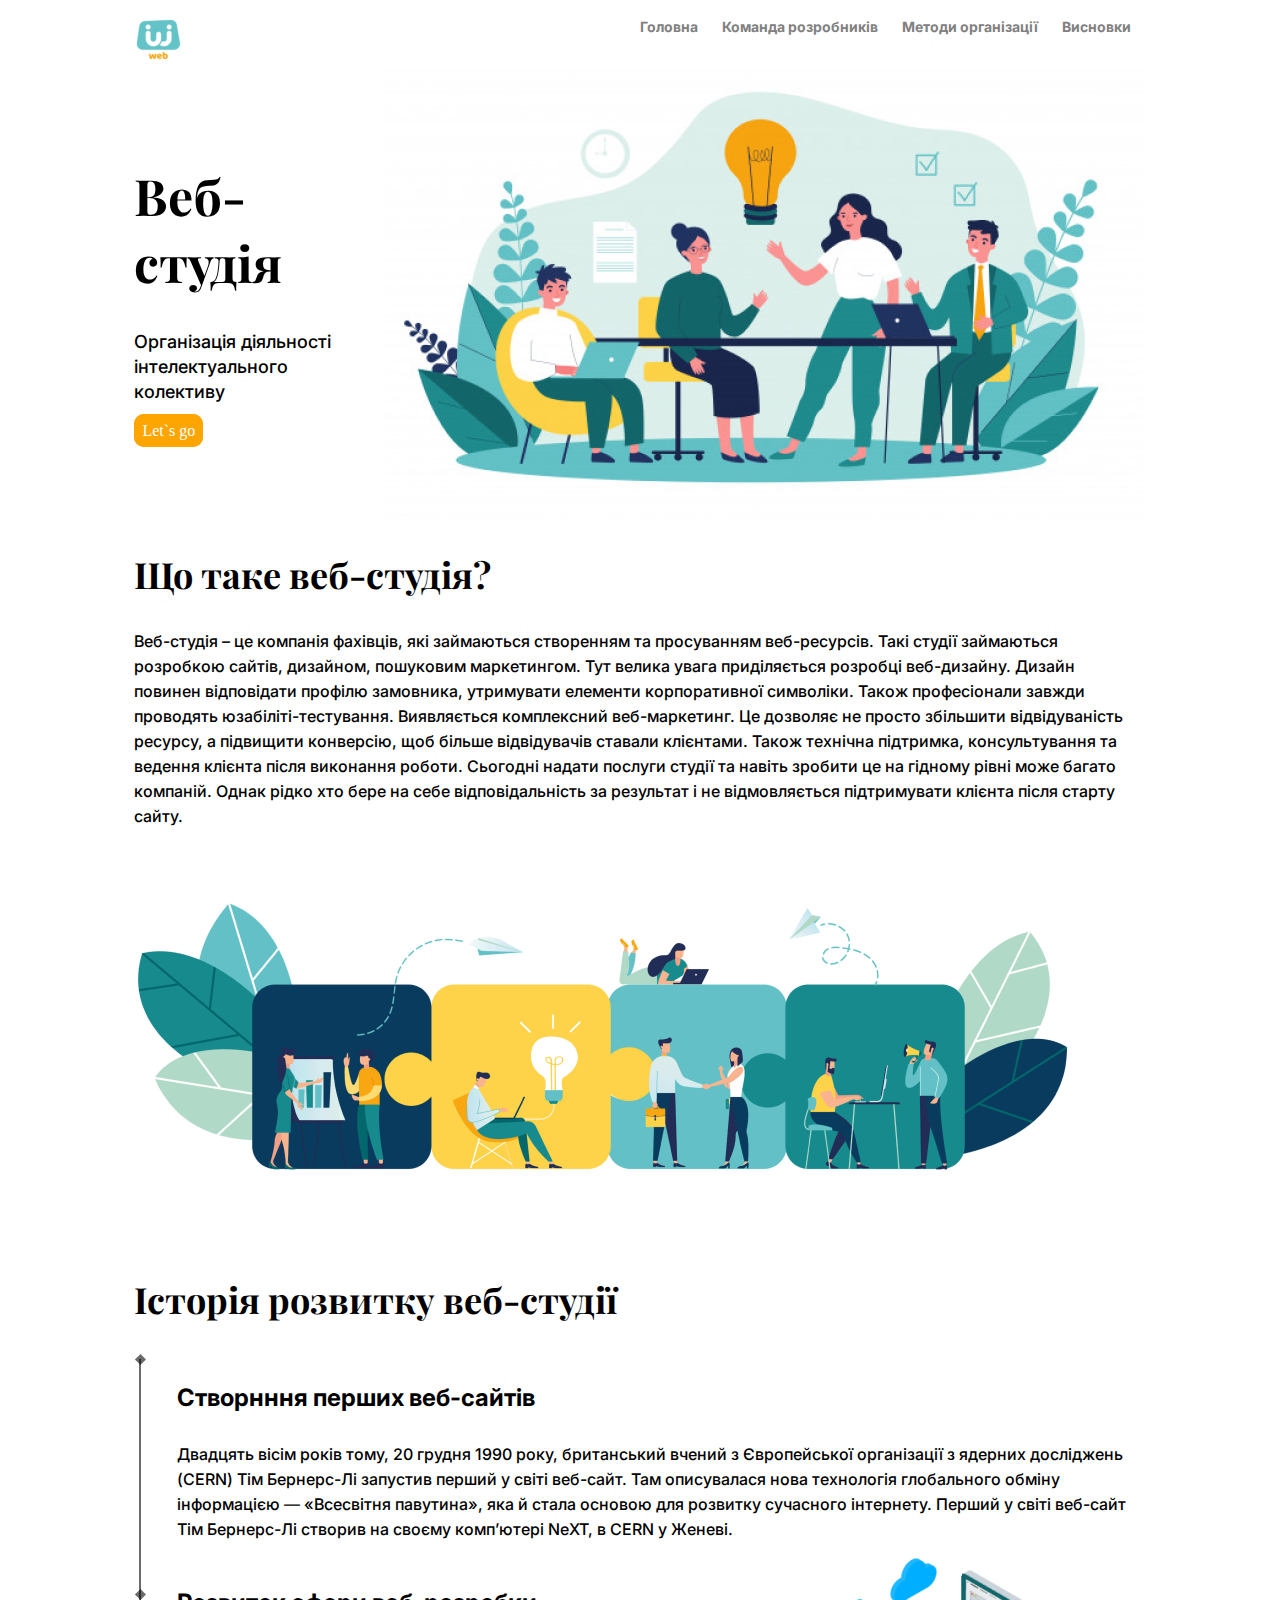
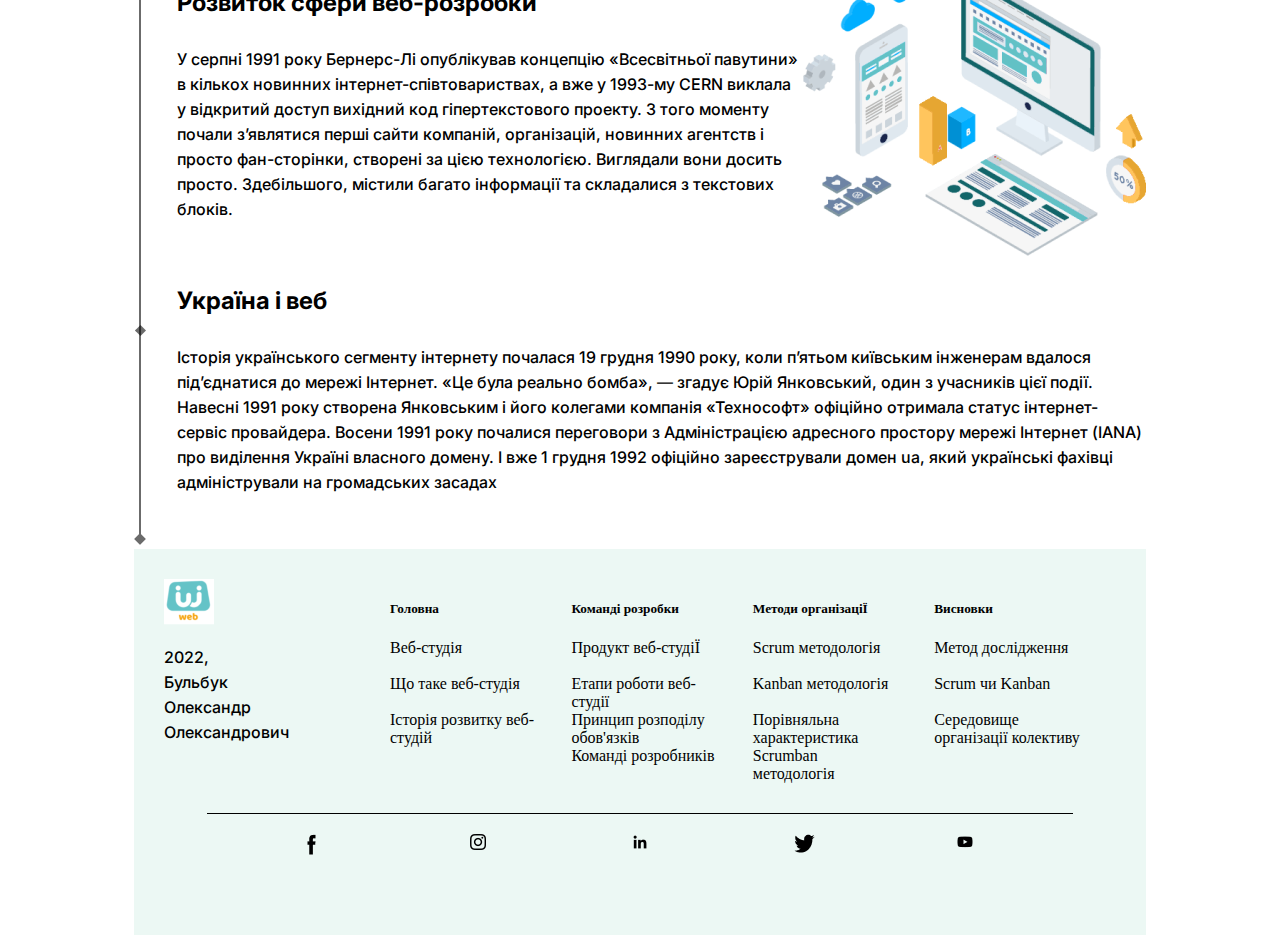
<file: index.html>
<!DOCTYPE html>
<html lang="en">
<head>
    <meta charset="UTF-8">
    <meta http-equiv="X-UA-Compatible" content="IE=edge">
    <meta name="viewport" content="width=device-width, initial-scale=1.0">
    <title>project</title>
    <link rel="preconnect" href="https://fonts.googleapis.com">
<link rel="preconnect" href="https://fonts.gstatic.com" crossorigin>
<link href="https://fonts.googleapis.com/css2?family=Inter:wght@400;500;600;700&family=Roboto:wght@300&family=Shippori+Antique+B1&display=swap" rel="stylesheet">
<link rel="preconnect" href="https://fonts.googleapis.com">
<link rel="preconnect" href="https://fonts.gstatic.com" crossorigin>
<link href="https://fonts.googleapis.com/css2?family=Playfair+Display:wght@400;700&family=Roboto:wght@300&family=Shippori+Antique+B1&display=swap" rel="stylesheet"> 
<link rel="preconnect" href="https://fonts.googleapis.com">
<link rel="preconnect" href="https://fonts.gstatic.com" crossorigin>
<link href="https://fonts.googleapis.com/css2?family=Mulish:wght@300&display=swap" rel="stylesheet"> 
<link rel="stylesheet" href="scss/style.css">
<link rel="stylesheet" href="scss/index.css">
<link rel="shortcut icon" href="img/web.png" type="image/png">

</head>
<body>
    <div class="homepage">
        <header>
            <div class="header_logo">
                <img src="img/logo.png" alt="">
            </div>
            <nav>
                <a class="nav_link" href="index.html">Головна</a>
                <a class="nav_link" href="index2.html">Команда розробників</a>
                <a class="nav_link" href="index3.html">Методи організації</a>
                <a class="nav_link" href="index4.html">Висновки</a>
            </nav>
        </header>
        <div class="banner">
            <div class="banner_info">
                <h1>Веб-студія</h1>
                <p>Організація діяльності інтелектуального колективу</p>
                <a>Let`s go</a>
            </div>
            <img src="img/top-img.png" alt="">
        </div>
        <div class="web_studio_info">
            <h2>Що таке веб-студія?</h2>
            <p>Веб-студія – це компанія фахівців, які займаються створенням та просуванням веб-ресурсів. Такі студії займаються розробкою сайтів, дизайном, пошуковим маркетингом. Тут велика увага приділяється розробці веб-дизайну. Дизайн повинен відповідати профілю замовника, утримувати елементи корпоративної символіки. Також професіонали завжди проводять юзабіліті-тестування. Виявляється комплексний веб-маркетинг. Це дозволяє не просто збільшити відвідуваність ресурсу, а підвищити конверсію, щоб більше відвідувачів ставали клієнтами. Також технічна підтримка, консультування та ведення клієнта після виконання роботи. Сьогодні надати послуги студії та навіть зробити це на гідному рівні може багато компаній. Однак рідко хто бере на себе відповідальність за результат і не відмовляється підтримувати клієнта після старту сайту.
            </p>
            <img src="img/main-top.png" alt="">
        </div>
        <div class="web_studio_history">
            <h2>Історія розвитку веб-студії</h2>
            <div class="web_studio_history_info">
                <div class="line">
                    <img src="img/time-line.png" alt="">
                </div>
                <div class="history_text">
                   <div class="">
                       <h4>Створнння перших веб-сайтів</h4>
                       <p>Двадцять вісім років тому, 20 грудня 1990 року, британський вчений з Європейської організації з ядерних досліджень (CERN) Тім Бернерс-Лі запустив перший у світі веб-сайт. Там описувалася нова технологія глобального обміну інформацією — «Всесвітня павутина», яка й стала основою для розвитку сучасного інтернету. Перший у світі веб-сайт Тім Бернерс-Лі створив на своєму компʼютері NeXT, в CERN у Женеві. </p>
                   </div>
                   <div class="history_diferent">
                       <div class="">
                           <h4>Розвиток сфери веб-розробки</h4>
                           <p>

                            У серпні 1991 року Бернерс-Лі опублікував концепцію «Всесвітньої павутини» в кількох новинних інтернет-співтовариствах, а вже у 1993-му CERN виклала у відкритий доступ вихідний код гіпертекстового проекту. З того моменту почали зʼявлятися перші сайти компаній, організацій, новинних агентств і просто фан-сторінки, створені за цією технологією. Виглядали вони досить просто. Здебільшого, містили багато інформації та складалися з текстових блоків. </p>
                       </div>
                       <img src="img/main-bottom.png" alt="">
                   </div>
                   <div class="">
                       <h4>Україна і веб</h4>
                       <p>

                        Історія українського сегменту інтернету почалася 19 грудня 1990 року, коли пʼятьом київським інженерам вдалося підʼєднатися до мережі Інтернет. «Це була реально бомба», — згадує Юрій Янковський, один з учасників цієї події. Навесні 1991 року створена Янковським і його колегами компанія «Технософт» офіційно отримала статус інтернет-сервіс провайдера. Восени 1991 року почалися переговори з Адміністрацією адресного простору мережі Інтернет (IANA) про виділення Україні власного домену. І вже 1 грудня 1992 офіційно зареєстрували домен ua, який українські фахівці адміністрували на громадських засадax</p>
                   </div>
                </div>
            </div>
        </div>
        <footer>
            <div class="footer_info">
                <div class="footer_logo">
                    <img src="img/logo.png" alt="">
                    <p>2022, Бульбук Олександр Олександрович</p>
                </div>
                <div class="footer_nav">
                    <div class="footer_nav_item">
                        <h5>Головна</h5>
                        <a href="#">Веб-студія</a>
                        <a href="#">Що таке веб-студія</a>
                        <a href="#">Історія розвитку веб-студій</a>
                    </div>
                    <div class="footer_nav_item">
                        <h5>Команді розробки</h5>
                        <a href="#">Продукт веб-студіЇ</a>
                        <a href="#">Етапи роботи веб-студії</a>
                        <a href="#">Принцип розподілу обов'язків</a>
                        <a href="#">Команді розробників</a>
                    </div>
                    <div class="footer_nav_item">
                        <h5>Методи організаціЇ</h5>
                        <a href="#">Scrum методологія</a>
                        <a href="#">Kanban методологія</a>
                        <a href="#">Порівняльна характеристика</a>
                        <a href="#">Scrumban методологія</a>
                    </div>
                    <div class="footer_nav_item">
                        <h5>Висновки</h5>
                        <a href="#">Метод дослідження</a>
                        <a href="#">Scrum чи Kanban</a>
                        <a href="#">Середовище організації колективу</a>
                        
                    </div>
                </div>
            </div>
            <div class="footer_social">
                <img src="img/facebook.png" alt="">
                <img src="img/instagram.png" alt="">
                <img src="img/linkedin.png" alt="">
                <img src="img/twitter.png" alt="">
                <img src="img/youtube.png" alt="">
            </div>
        </footer>
    </div>   
</body>
</html>
</file>
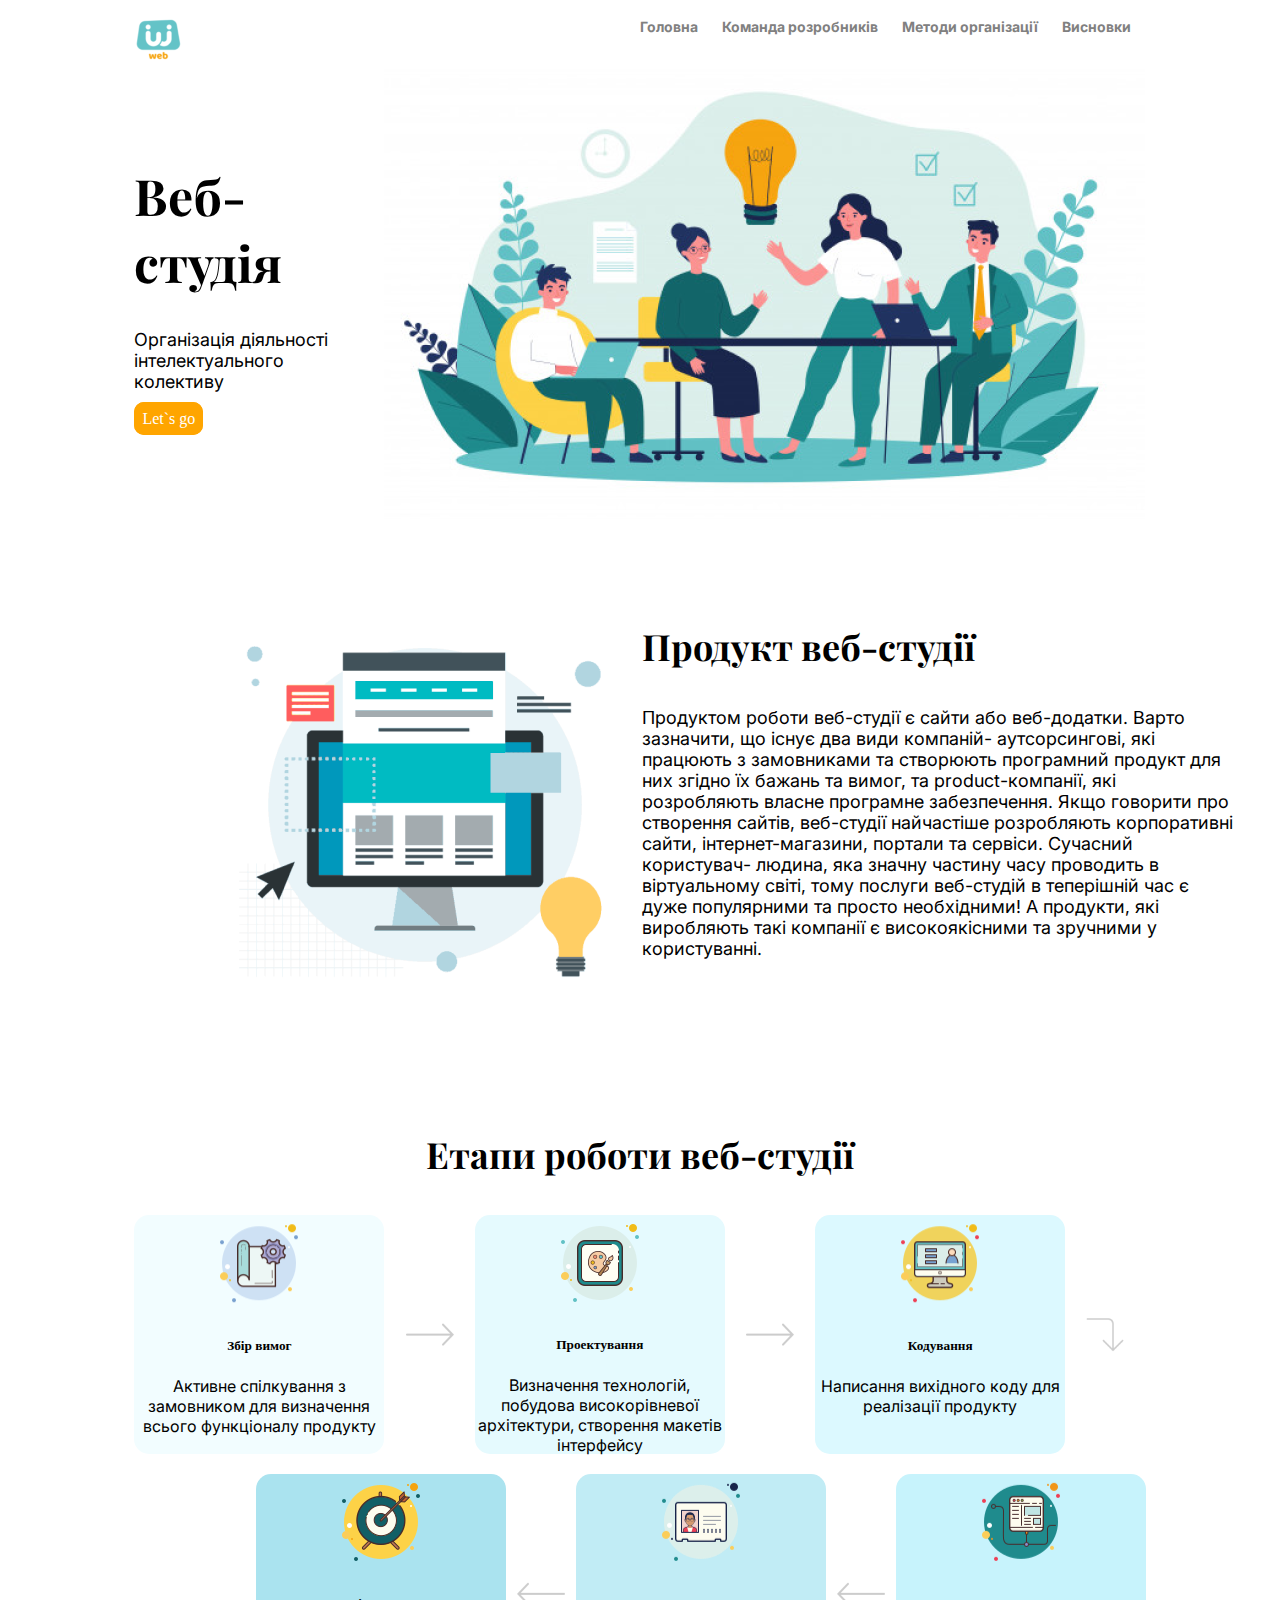
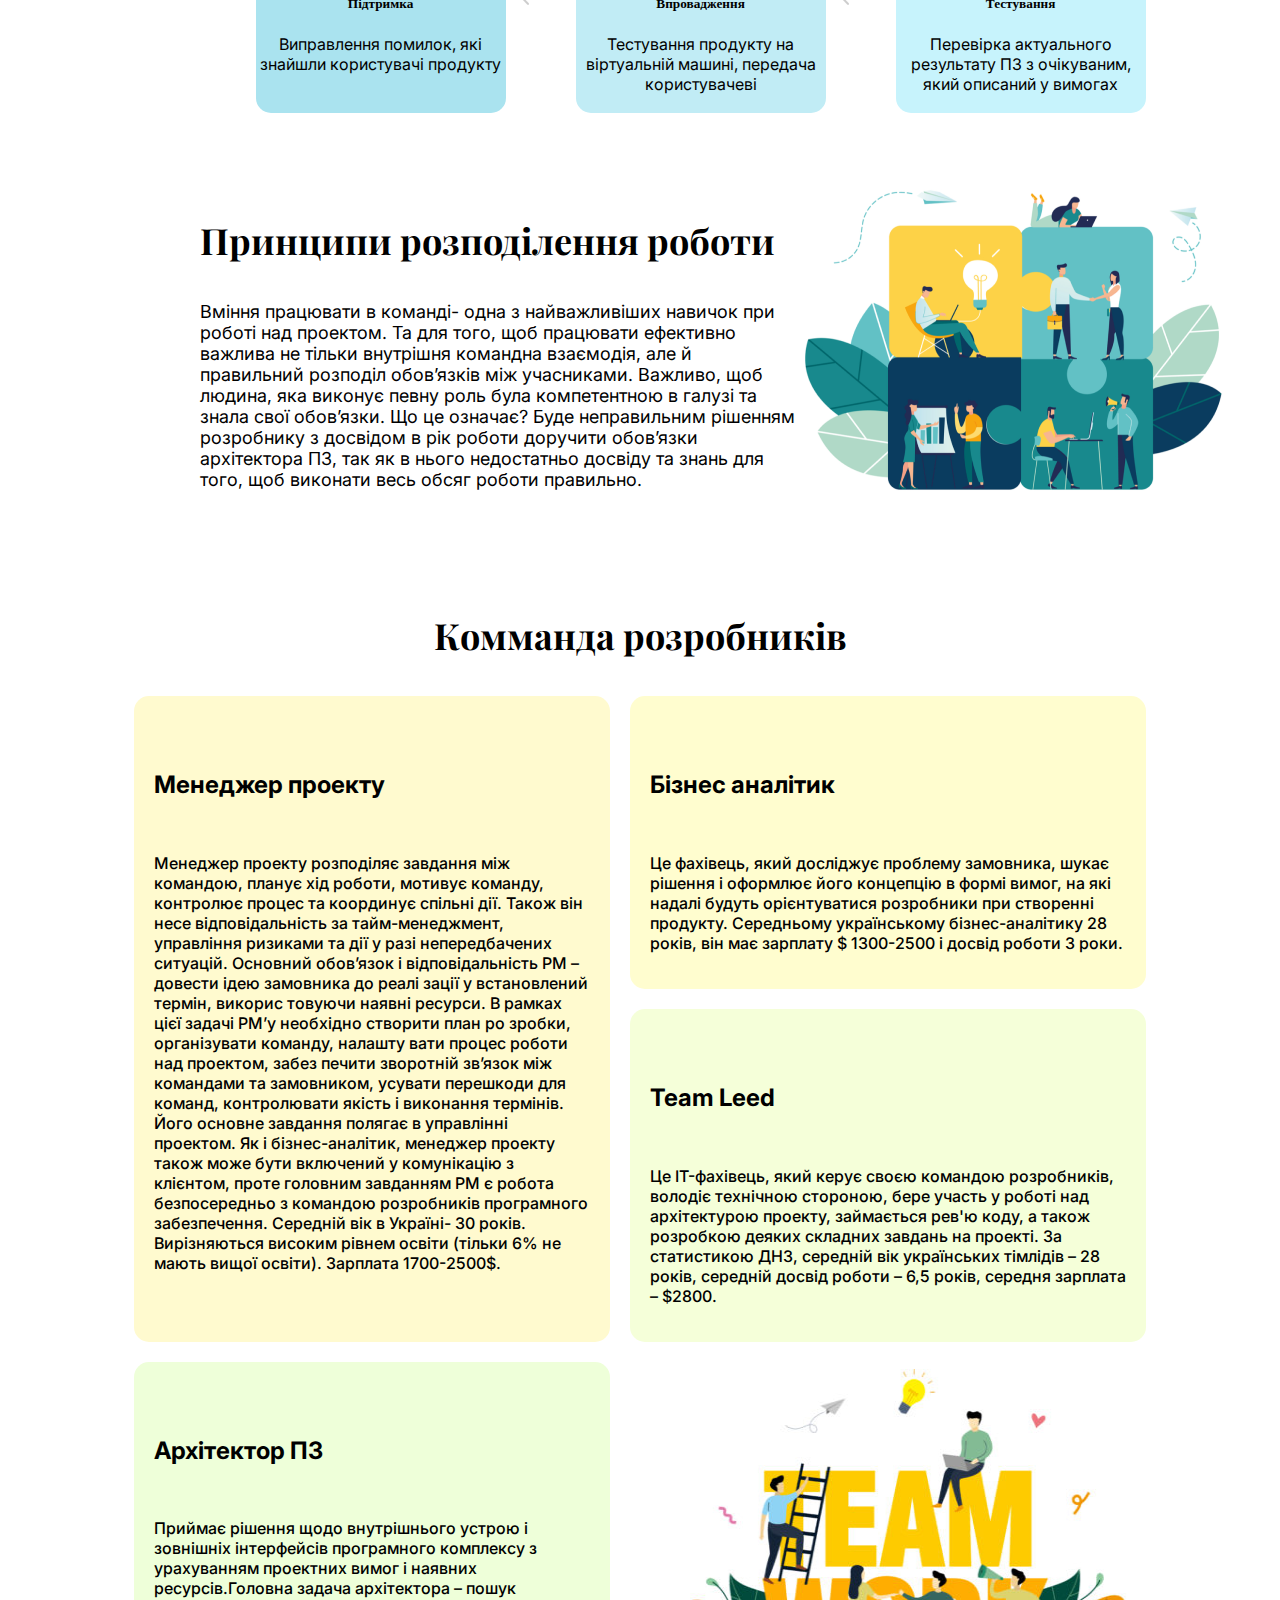
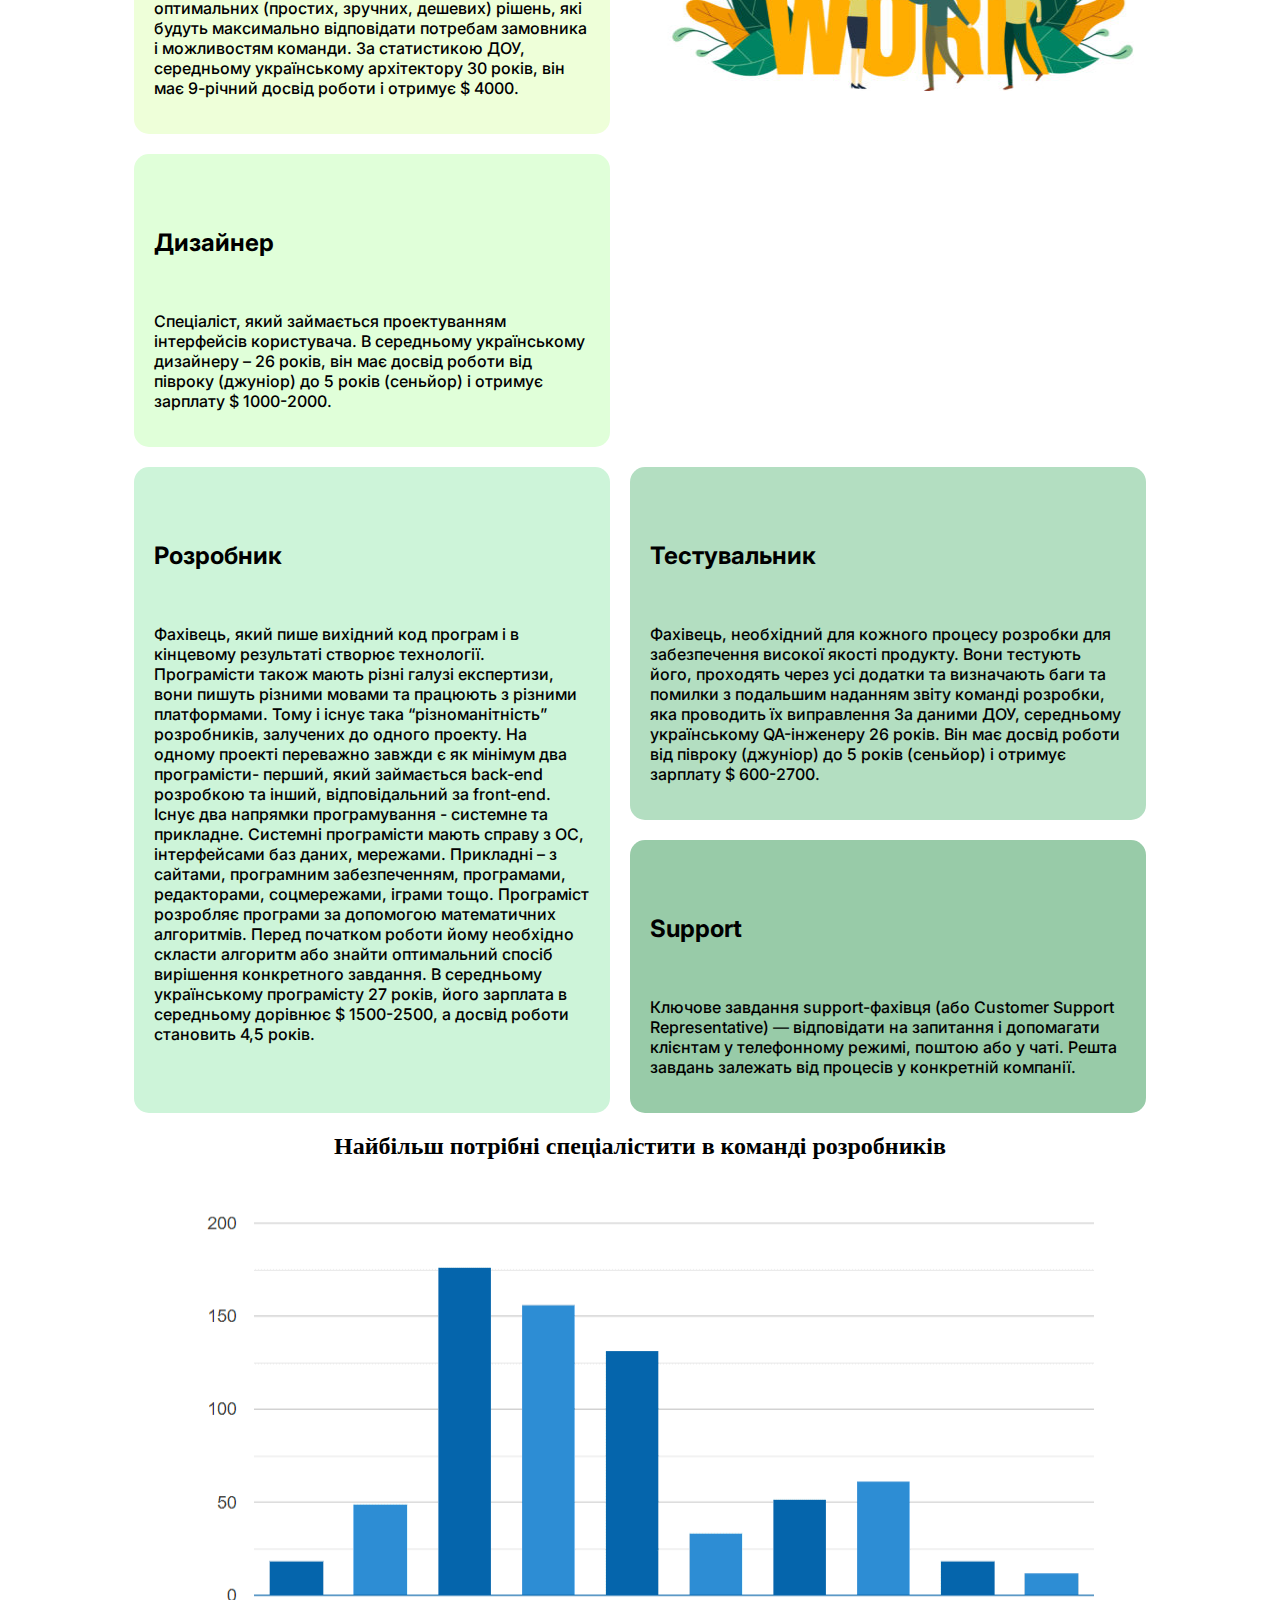
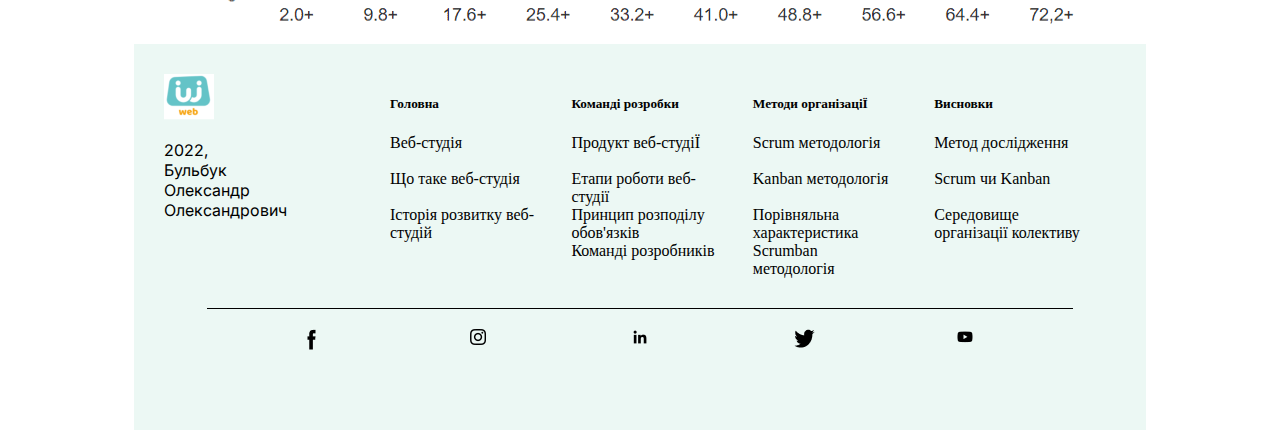
<file: index2.html>
<!DOCTYPE html>
<html lang="en">
<head>
    <meta charset="UTF-8">
    <meta http-equiv="X-UA-Compatible" content="IE=edge">
    <meta name="viewport" content="width=device-width, initial-scale=1.0">
    <title>Document</title>
    <link rel="preconnect" href="https://fonts.googleapis.com">
<link rel="preconnect" href="https://fonts.gstatic.com" crossorigin>
<link href="https://fonts.googleapis.com/css2?family=Inter:wght@400;500;600;700&family=Roboto:wght@300&family=Shippori+Antique+B1&display=swap" rel="stylesheet">
<link rel="preconnect" href="https://fonts.googleapis.com">
<link rel="preconnect" href="https://fonts.gstatic.com" crossorigin>
<link href="https://fonts.googleapis.com/css2?family=Playfair+Display:wght@400;700&family=Roboto:wght@300&family=Shippori+Antique+B1&display=swap" rel="stylesheet"> 
<link rel="preconnect" href="https://fonts.googleapis.com">
<link rel="preconnect" href="https://fonts.gstatic.com" crossorigin>
<link href="https://fonts.googleapis.com/css2?family=Mulish:wght@300&display=swap" rel="stylesheet"> 
<link rel="stylesheet" href="scss/style.css">
<link rel="stylesheet" href="scss/index2.css">
<link rel="shortcut icon" href="img/web.png" type="image/png">
</head>
<body>
    <div class="homepage">
        <header>
            <div class="header_logo">
                <img src="img/logo.png" alt="">
            </div>
            <nav>
                <a class="nav_link" href="index.html">Головна</a>
                <a class="nav_link" href="index2.html">Команда розробників</a>
                <a class="nav_link" href="index3.html">Методи організації</a>
                <a class="nav_link" href="index4.html">Висновки</a>
            </nav>
        </header>
        <div class="banner">
            <div class="banner_info">
                <h1>Веб-студія</h1>
                <p>Організація діяльності інтелектуального колективу</p>
                <a>Let`s go</a>
            </div>
            <img src="img/top-img.png" alt="">
        </div>
        <div class="main">
            <div class="product">
                <img src="img/product.png" alt="">
                <div class="product_text">
                    <h3>Продукт веб-студії</h3>
                    <p>Продуктом роботи веб-студії є сайти або веб-додатки. Варто зазначити, що існує два види компаній- аутсорсингові, які працюють з замовниками та створюють програмний продукт для них згідно їх бажань та вимог, та product-компанії, які розробляють власне програмне забезпечення. Якщо говорити про створення сайтів, веб-студії найчастіше розробляють корпоративні сайти, інтернет-магазини, портали та сервіси. Сучасний користувач- людина, яка значну частину часу проводить в віртуальному світі, тому послуги веб-студій в теперішній час є дуже популярними та просто необхідними! А продукти, які виробляють такі компанії є високоякісними та зручними у користуванні.
                    </p>
                </div>
            </div>
            <div class="work_steps">
                <h3>Етапи роботи веб-студії</h3>
                <div class="work_steps_first">
                    <div class="work_steps_first1">
                        <img src="img/stepsfirst.png" alt="">
                        <h5>Збір вимог</h5>
                        <p>Активне спілкування з замовником для визначення всього функціоналу продукту
                        </p>
                    </div>
                    <img src="img/arrowdown.png" alt="">
                    <div class="work_steps_first2">
                        <img src="img/stepssecond.png" alt="">
                        <h5>Проектування</h5>
                        <p>Визначення технологій, побудова високорівневої архітектури, створення макетів інтерфейсу</p>
                    </div>
                    <img src="img/arrowdown.png" alt="">
                    <div class="work_steps_first3">
                        <img src="img/stepsthird.png" alt="">
                        <h5>Кодування</h5>
                        <p>Написання вихідного коду для реалізації продукту</p>
                    </div>
                    <img src="img/arrowright.png" alt="">
                </div>
                <div class="work_steps_second">
                    <div class="work_steps_first4">
                        <img src="img/stepfirth.png" alt="">
                        <h5>Підтримка</h5>
                        <p>Виправлення помилок, які знайшли користувачі продукту</p>
                    </div>
                    <img src="img/arrowleft.png" alt="">
                    <div class="work_steps_first5"">
                        <img src="img/stepvive.png" alt="">
                        <h5>Впровадження</h5>
                        <p>Тестування продукту на віртуальній машині, передача користувачеві</p></div>
                    <img src="img/arrowleft.png" alt="">
                    <div class="work_steps_first6"">
                        <img src="img/stepsixth.png" alt="">
                        <h5>Тестування</h5>
                        <p>Перевірка актуального результату ПЗ з очікуваним, який описаний у вимогах
                        </p></div>
                </div>
            </div>
            <div class="product">
                <div class="product_text">
                    <h3>Принципи розподілення роботи</h3>
                    <p>Вміння працювати в команді- одна з найважливіших навичок при роботі над проектом. Та для того, щоб працювати ефективно важлива не тільки внутрішня командна взаємодія, але й правильний розподіл обов’язків між учасниками. Важливо, щоб людина, яка виконує певну роль була компетентною в галузі та знала свої обов’язки. Що це означає? Буде неправильним рішенням розробнику з досвідом в рік роботи доручити обов’язки архітектора ПЗ, так як в нього недостатньо досвіду та знань для того, щоб виконати весь обсяг роботи правильно.
                    </p>
                </div>
                <img src="img/image 1.png" alt="">
            </div>
           <h3 class="team_work_title">Комманда розробників</h3>
            <div class="teamwork">

                <div class="teamwork1">
                    <h6>Менеджер проекту</h6>
                    <p>Менеджер проекту розподіляє завдання між
                         командою, планує хід роботи, мотивує команду,
                          контролює процес та координує спільні дії.
                           Також він несе відповідальність
                            за тайм-менеджмент, управління ризиками
                             та дії у разі непередбачених ситуацій.
                              Основний обов’язок і відповідальність
                               PM – довести ідею замовника до реалі
                               зації у встановлений термін, викорис
                               товуючи наявні ресурси. В рамках цієї
                                задачі PM’у необхідно створити план ро
                                зробки, організувати команду, налашту
                                вати процес роботи над проектом, забез
                                печити зворотній зв’язок між командами та замовником, усувати перешкоди для команд, контролювати якість і виконання
                                 термінів. Його основне завдання полягає в управлінні проектом.
                         Як і бізнес-аналітик, менеджер проекту також
                          може бути включений у комунікацію з клієнтом, проте головним завданням PM є робота безпосередньо з командою розробників програмного забезпечення. Середній вік в Україні- 30 років. Вирізняються високим рівнем освіти (тільки 6% не мають вищої освіти). Зарплата 1700-2500$.</p>
            </div>
                <div class="teamwork2">
                    <h6>Бізнес аналітик</h6>
                    <p>Це фахівець, який досліджує проблему замовника, шукає рішення і оформлює його концепцію в формі вимог, на які надалі будуть орієнтуватися розробники при створенні продукту. Середньому українському бізнес-аналітику 28 років, він має зарплату $ 1300-2500 і досвід роботи 3 роки.
                    </p>
            </div>
                <div class="teamwork3">
                    <h6>Team Leed</h6>
                    <p>Це IT-фахівець, який керує своєю командою розробників, володіє технічною стороною, бере участь у роботі над архітектурою проекту, займається рев'ю коду, а також розробкою деяких складних завдань на проекті. За статистикою ДНЗ, середній вік українських тімлідів – 28 років, середній досвід роботи – 6,5 років, середня зарплата – $2800.</p>
            </div>
                <div class="teamwork4">
                    <h6>Архітектор ПЗ</h6>
                    <p>Приймає рішення щодо внутрішнього устрою і зовнішніх інтерфейсів програмного комплексу з урахуванням проектних вимог і наявних ресурсів.Головна задача архітектора – пошук оптимальних (простих, зручних, дешевих) рішень, які будуть максимально відповідати потребам замовника і можливостям команди. За статистикою ДОУ, середньому українському архітектору 30 років, він має 9-річний досвід роботи і отримує $ 4000.</p>
            </div>
                <div class="teamwork5">
                    <h6>Дизайнер</h6>
                    <p>Спеціаліст, який займається проектуванням інтерфейсів користувача. В середньому українському дизайнеру – 26 років, він має досвід роботи від півроку (джуніор) до 5 років (сеньйор) і отримує зарплату $ 1000-2000.
                    </p>
            </div>
                <div class="teamwork6">
                    <h6>Тестувальник</h6>
                    <p>Фахівець, необхідний для кожного процесу розробки для забезпечення високої якості продукту. Вони тестують його, проходять через усі додатки та визначають баги та помилки з подальшим наданням звіту команді розробки, яка проводить їх виправлення За даними ДОУ, середньому
                        українському QA-інженеру 26 років. Він має досвід роботи від півроку (джуніор) до 5 років (сеньйор) і отримує зарплату $ 600-2700.
                    </p>
            </div>
                <div class="teamwork_img">
                    <img class="" src="img/teamwork.png" alt="">
                </div>
                <div class="teamwork7">
                    <h6>Розробник</h6>
                    <p>Фахівець, який пише вихідний код програм і в кінцевому результаті створює технології. Програмісти також мають різні галузі експертизи, вони пишуть різними мовами та працюють з різними платформами. Тому і існує така “різноманітність” розробників, залучених до одного проекту. На одному проекті переважно завжди є як мінімум два програмісти- перший, який займається back-end розробкою та інший, відповідальний за front-end. Існує два напрямки програмування - системне та прикладне. Системні програмісти мають справу з ОС, інтерфейсами баз даних, мережами. Прикладні – з сайтами, програмним забезпеченням, програмами, редакторами, соцмережами, іграми тощо. Програміст розробляє програми за допомогою математичних алгоритмів. Перед початком роботи йому необхідно скласти алгоритм або знайти оптимальний спосіб вирішення конкретного завдання. В середньому українському програмісту 27 років, його зарплата в середньому дорівнює $ 1500-2500, а досвід роботи становить 4,5 років.</p>
            </div>
                <div class="teamwork8">
                    <h6>Support</h6>
                    <p>Ключове завдання support-фахівця (або Customer Support Representative) — відповідати на запитання і допомагати клієнтам у телефонному режимі, поштою або у чаті. Решта завдань залежать від процесів у конкретній компанії.</p>
            </div>
            </div>
            <div class="diagram">
                <h2>Найбільш потрібні спеціалістити в команді розробників</h2>
                <img src="img/diagram.png" alt="">
            </div>
        </div>
        <footer>
            <div class="footer_info">
                <div class="footer_logo">
                    <img src="img/logo.png" alt="">
                    <p>2022, Бульбук Олександр Олександрович</p>
                </div>
                <div class="footer_nav">
                    <div class="footer_nav_item">
                        <h5>Головна</h5>
                        <a href="#">Веб-студія</a>
                        <a href="#">Що таке веб-студія</a>
                        <a href="#">Історія розвитку веб-студій</a>
                    </div>
                    <div class="footer_nav_item">
                        <h5>Команді розробки</h5>
                        <a href="#">Продукт веб-студіЇ</a>
                        <a href="#">Етапи роботи веб-студії</a>
                        <a href="#">Принцип розподілу обов'язків</a>
                        <a href="#">Команді розробників</a>
                    </div>
                    <div class="footer_nav_item">
                        <h5>Методи організаціЇ</h5>
                        <a href="#">Scrum методологія</a>
                        <a href="#">Kanban методологія</a>
                        <a href="#">Порівняльна характеристика</a>
                        <a href="#">Scrumban методологія</a>
                    </div>
                    <div class="footer_nav_item">
                        <h5>Висновки</h5>
                        <a href="#">Метод дослідження</a>
                        <a href="#">Scrum чи Kanban</a>
                        <a href="#">Середовище організації колективу</a>
                        
                    </div>
                </div>
            </div>
            <div class="footer_social">
                <img src="img/facebook.png" alt="">
                <img src="img/instagram.png" alt="">
                <img src="img/linkedin.png" alt="">
                <img src="img/twitter.png" alt="">
                <img src="img/youtube.png" alt="">
            </div>
        </footer>
    </div>
</body>
</html>
</file>
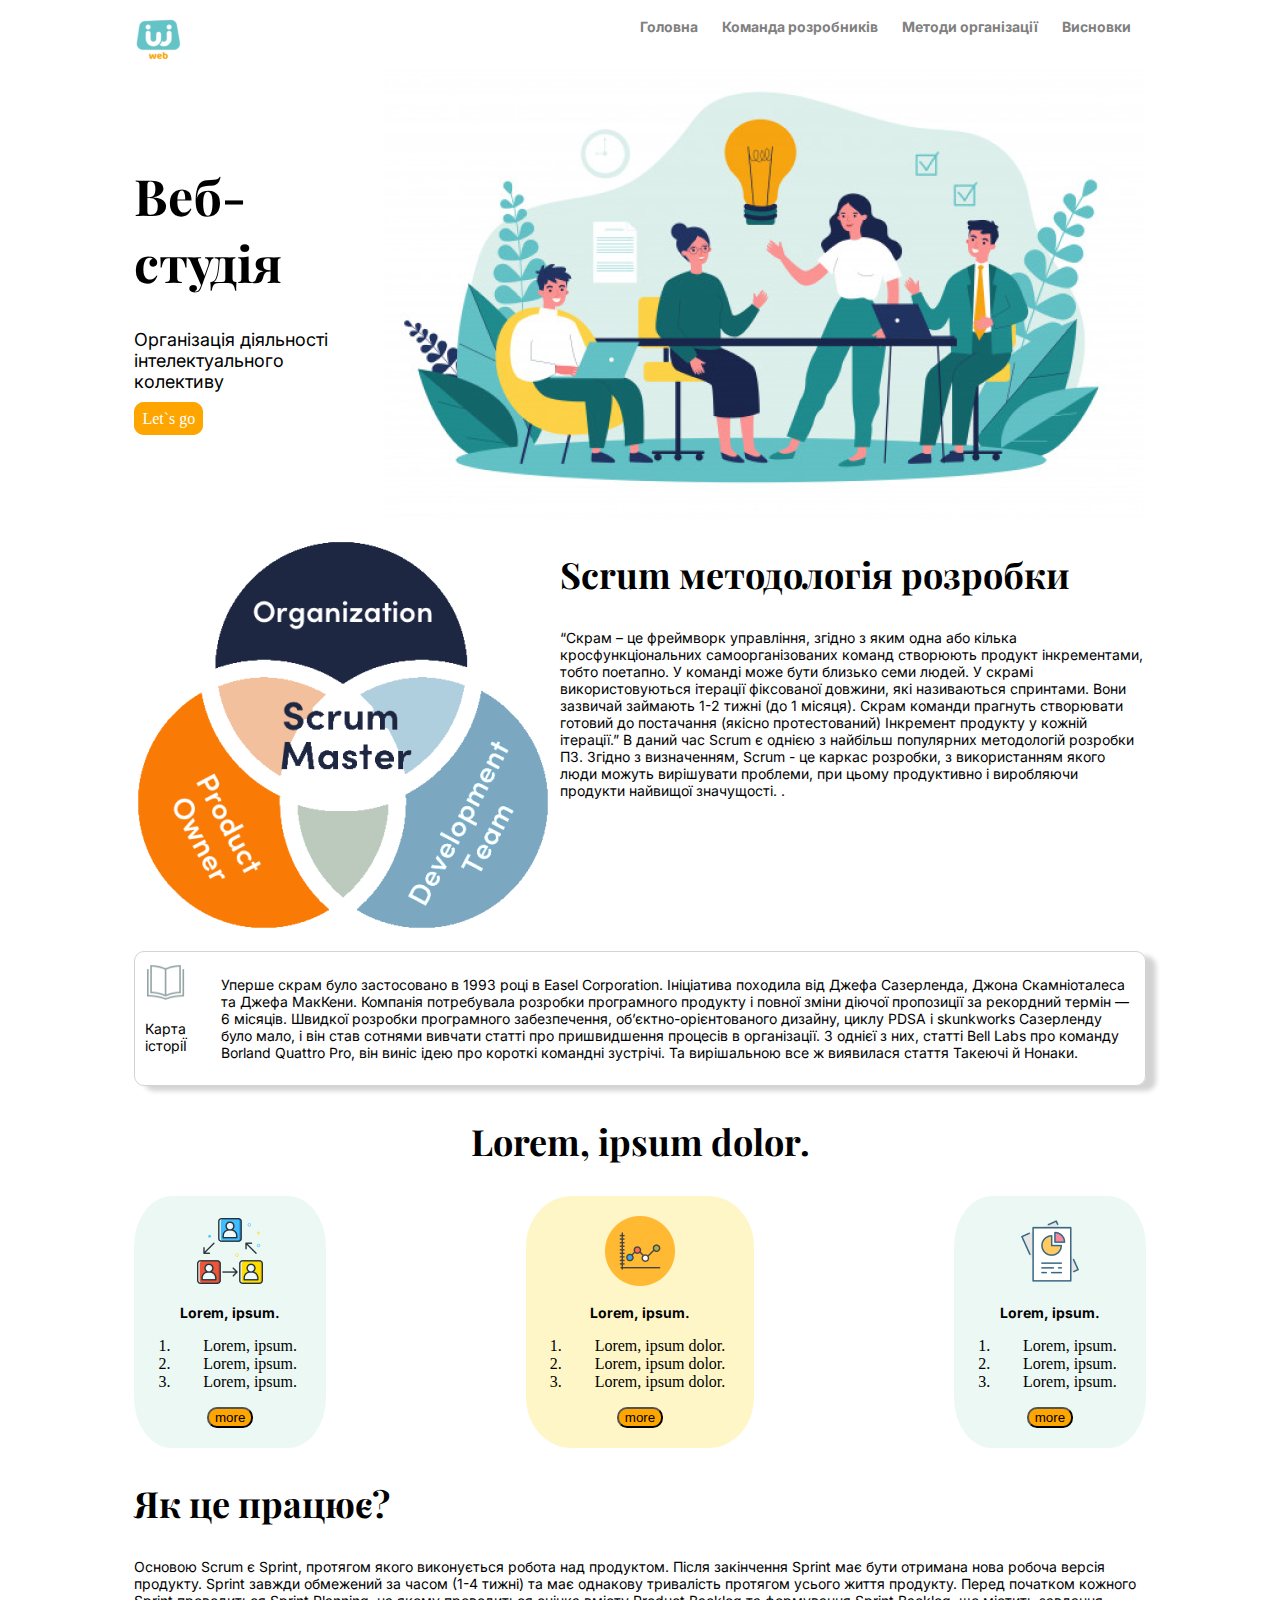
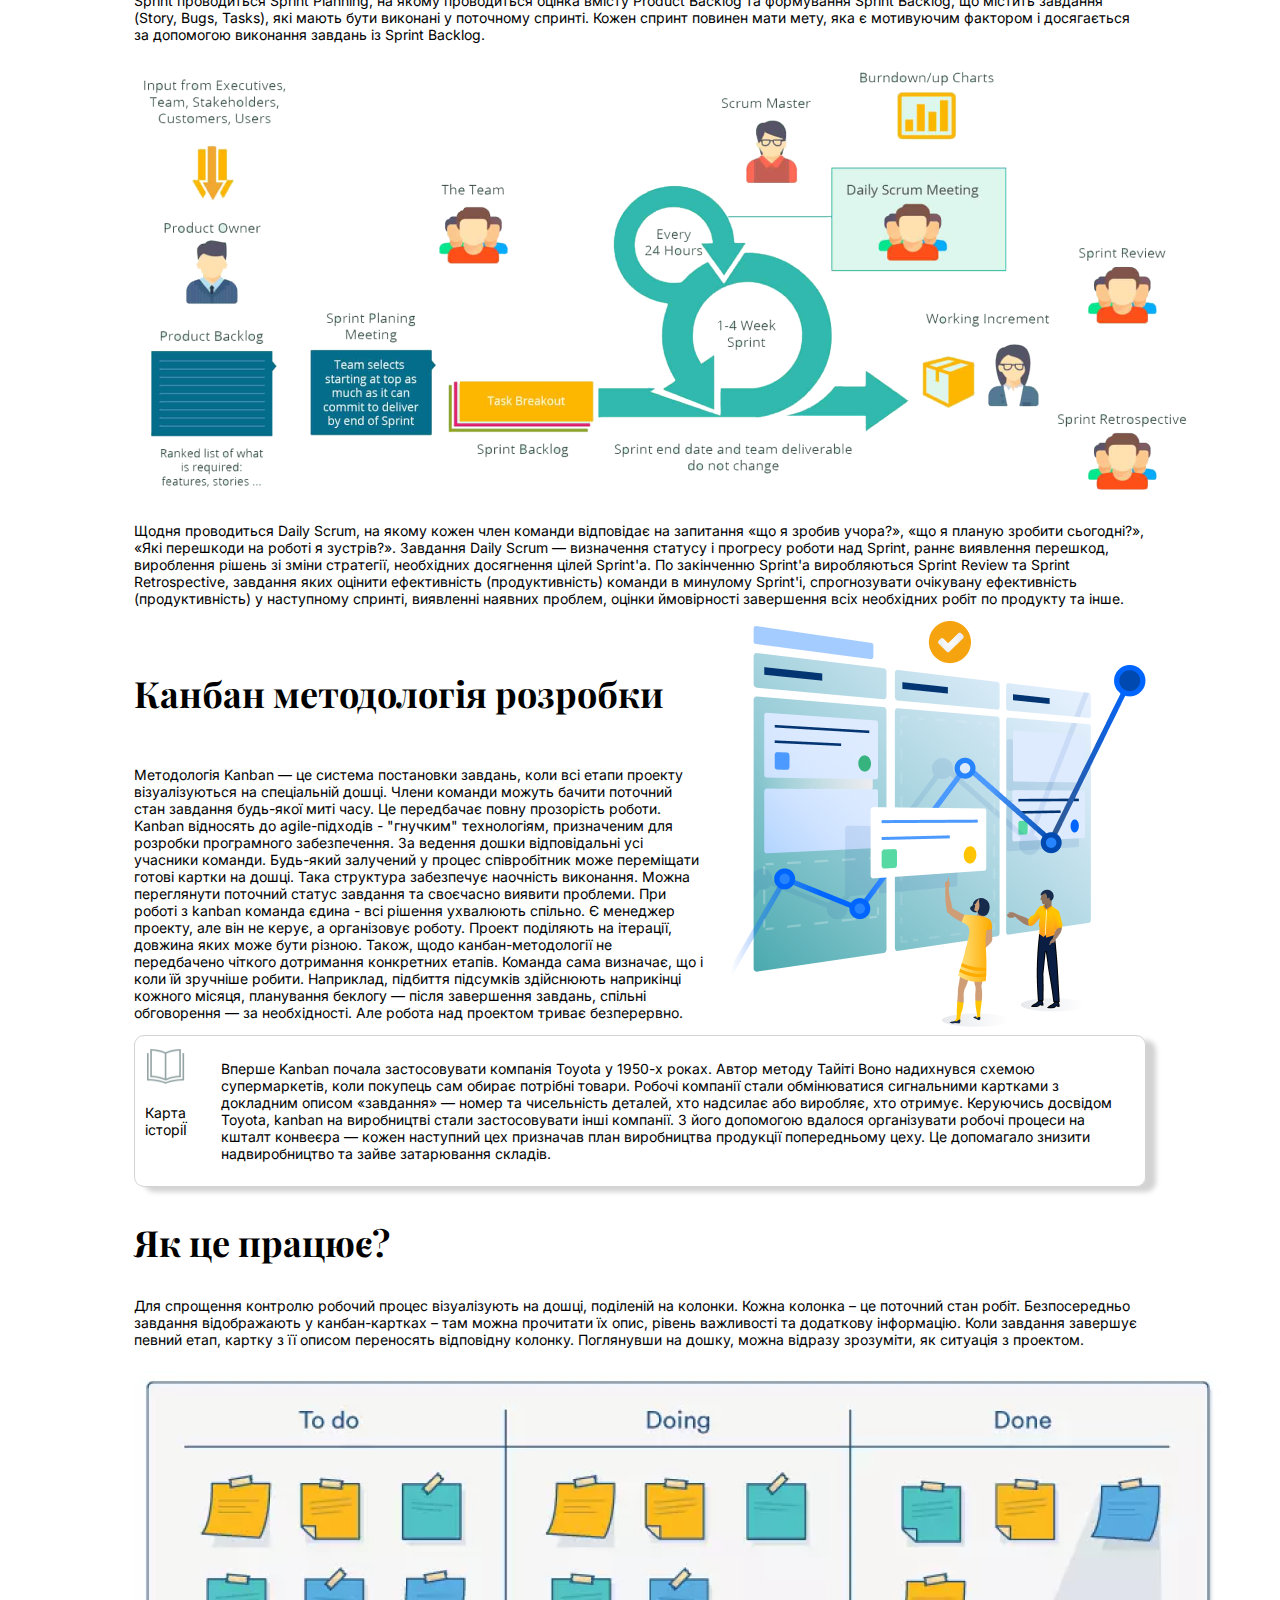
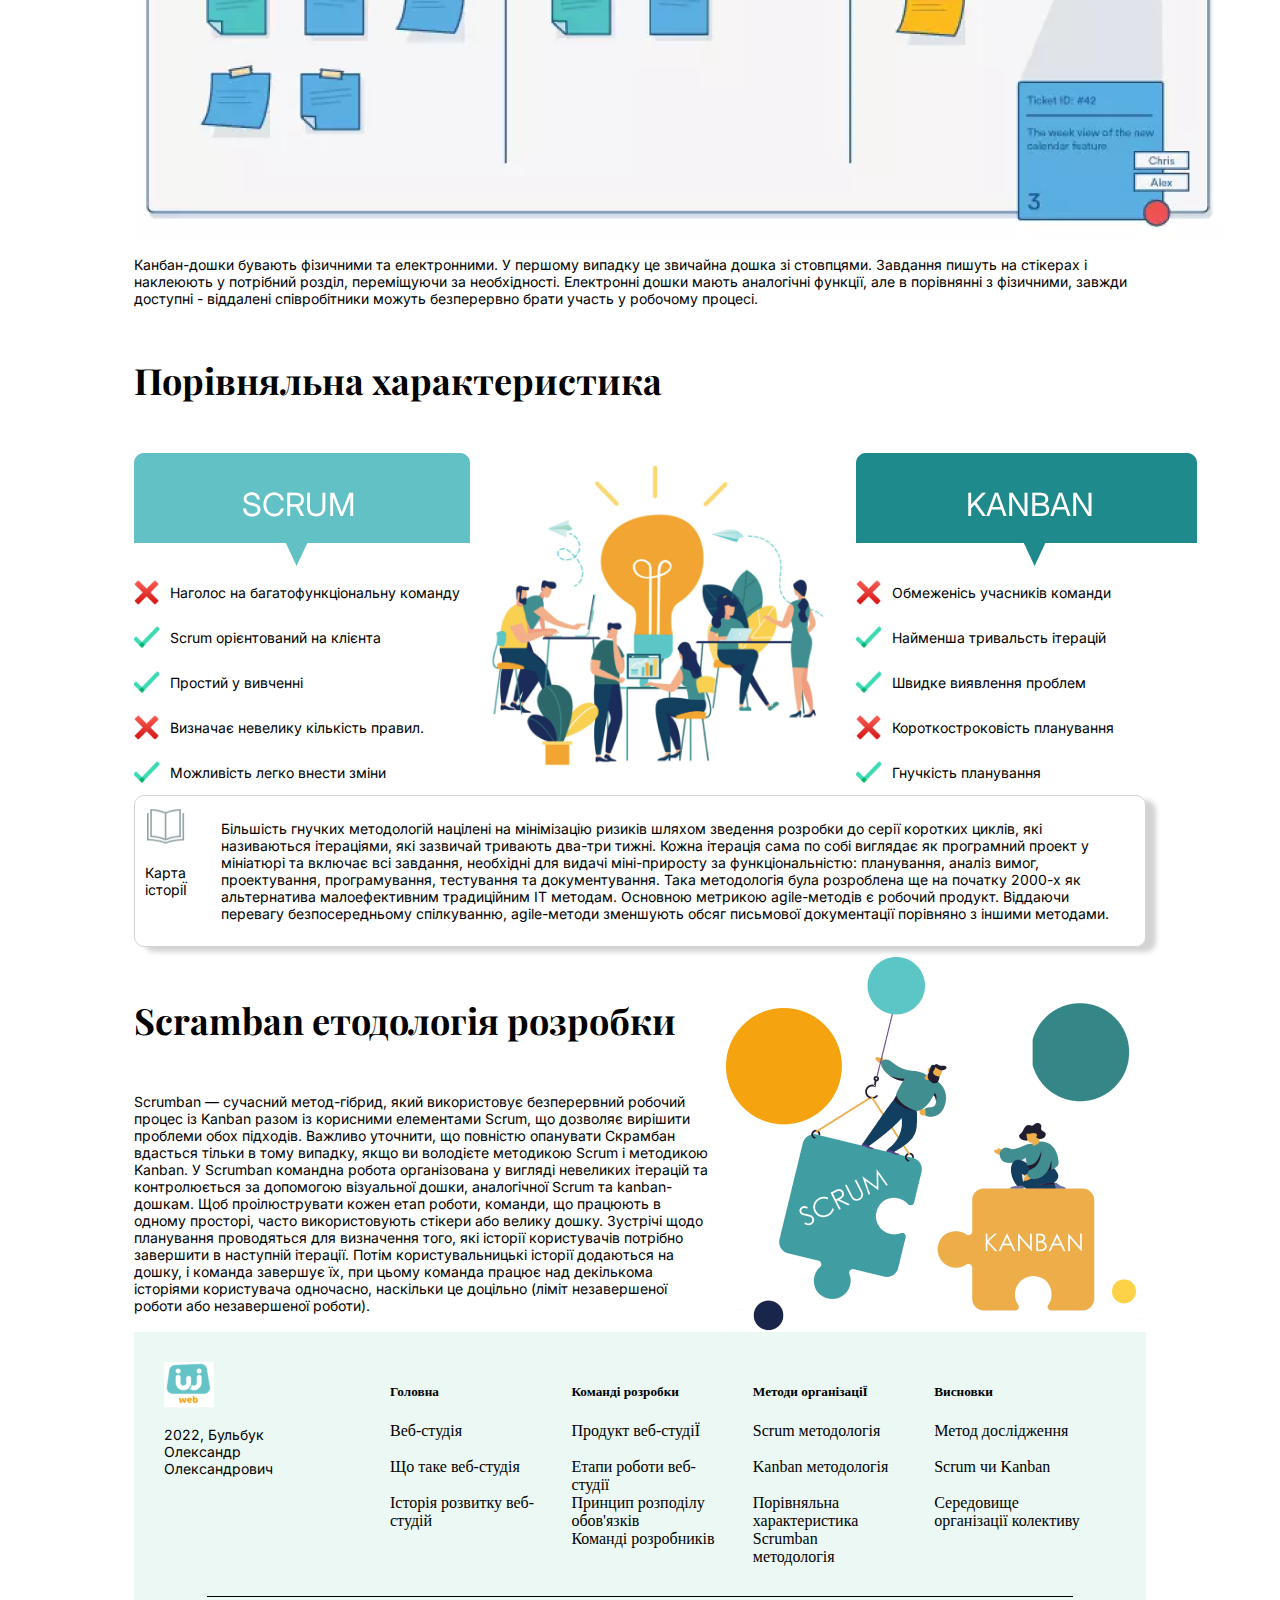
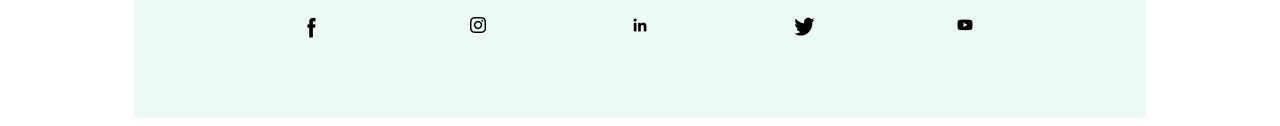
<file: index3.html>
<!DOCTYPE html>
<html lang="en">
<head>
    <meta charset="UTF-8">
    <meta http-equiv="X-UA-Compatible" content="IE=edge">
    <meta name="viewport" content="width=.HOMEPAGE, initial-scale=1.0">
    <title>Document</title>
   <link rel="stylesheet" href="scss/style.css">
    <link rel="stylesheet" href="scss/index3.css">
    <link rel="shortcut icon" href="img/web.png" type="image/png">
    <link rel="preconnect" href="https://fonts.googleapis.com">
    <link rel="preconnect" href="https://fonts.gstatic.com" crossorigin>
    <link href="https://fonts.googleapis.com/css2?family=Inter:wght@400;500;600;700&family=Roboto:wght@300&family=Shippori+Antique+B1&display=swap" rel="stylesheet">
    <link rel="preconnect" href="https://fonts.googleapis.com">
    <link rel="preconnect" href="https://fonts.gstatic.com" crossorigin>
    <link href="https://fonts.googleapis.com/css2?family=Playfair+Display:wght@400;700&family=Roboto:wght@300&family=Shippori+Antique+B1&display=swap" rel="stylesheet"> 
    <link rel="preconnect" href="https://fonts.googleapis.com">
    <link rel="preconnect" href="https://fonts.gstatic.com" crossorigin>
    <link href="https://fonts.googleapis.com/css2?family=Mulish:wght@300&display=swap" rel="stylesheet"> 
</head>
<body>
    <div class="homepage">
        <header>
            <div class="header_logo">
                <img src="img/logo.png" alt="">
            </div>
            <nav>
                <a class="nav_link" href="index.html">Головна</a>
                <a class="nav_link" href="index2.html">Команда розробників</a>
                <a class="nav_link" href="index3.html">Методи організації</a>
                <a class="nav_link" href="index4.html">Висновки</a>
            </nav>
        </header>
        <div class="banner">
            <div class="banner_info">
                <h1>Веб-студія</h1>
                <p>Організація діяльності інтелектуального колективу</p>
                <a>Let`s go</a>
            </div>
            <img src="img/top-img.png" alt="">
        </div>
        <div class="scrum">
            <img src="img/scrum.png" alt="">
            <div class="scrum_text">
                <h2>Scrum методологія розробки</h2>
                <p>“Скрам – це фреймворк управління, згідно з яким одна або кілька кросфункціональних самоорганізованих команд створюють продукт інкрементами, тобто поетапно. У команді може бути близько семи людей. У скрамі використовуються ітерації фіксованої довжини, які називаються спринтами. Вони зазвичай займають 1-2 тижні (до 1 місяця). Скрам команди прагнуть створювати готовий до постачання (якісно протестований) Інкремент продукту у кожній ітерації.” В даний час Scrum є однією з найбільш популярних методологій розробки ПЗ. Згідно з визначенням, Scrum - це каркас розробки, з використанням якого люди можуть вирішувати проблеми, при цьому продуктивно і виробляючи продукти найвищої значущості.
                    .</p>
            </div>
        </div>
        <div class="card_of_history">
            <div class="logo">
                <img src="img/icon_book.png" alt="">
                <p>Карта історіЇ</p>
            </div>
            <div class="">
                <p>Уперше скрам було застосовано в 1993 році в Easel Corporation. Ініціатива походила від Джефа Сазерленда, Джона Скамніоталеса та Джефа МакКени. Компанія потребувала розробки програмного продукту і повної зміни діючої пропозиції за рекордний термін — 6 місяців. Швидкої розробки програмного забезпечення, об’єктно-орієнтованого дизайну, циклу PDSA і skunkworks Сазерленду було мало, і він став сотнями вивчати статті про пришвидшення процесів в організації. З однієї з них, статті Bell Labs про команду Borland Quattro Pro, він виніс ідею про короткі командні зустрічі. Та вирішальною все ж виявилася стаття Такеючі й Нонаки.
                </p>
            </div>
        </div>
        <div class="concept_scrum">
            <h2>Lorem, ipsum dolor.</h2>
            <div class="scrum_info">
                <div class="parts">
                    <img src="img/social.png" alt="">
                    <p>Lorem, ipsum.</p>
                    <ol>
                        <li>Lorem, ipsum.</li>
                        <li>Lorem, ipsum.</li>
                        <li>Lorem, ipsum.</li>
                    </ol>
                    <button>more</button>
                </div>
                <div class="practise">
                    <img src="img/practise.png" alt="">
                    <p>Lorem, ipsum.</p>
                    <ol>
                        <li>Lorem, ipsum dolor.</li>
                        <li>Lorem, ipsum dolor.</li>
                        <li>Lorem, ipsum dolor.</li>
                    </ol>
                    <button>more</button>
                </div>
                <div class="parts">
                    <img src="img/docs.png" alt="">
                    <p>Lorem, ipsum.</p>
                    <ol>
                        <li>Lorem, ipsum.</li>
                        <li>Lorem, ipsum.</li>
                        <li>Lorem, ipsum.</li>
                    </ol>
                    <button>more</button>
                </div>
            </div>
        
        </div>
        <div class="how_its_work">
            <h2>Як це працює?</h2>
            <p>Основою Scrum є Sprint, протягом якого виконується робота над продуктом. Після закінчення Sprint має бути отримана нова робоча версія продукту. Sprint завжди обмежений за часом (1-4 тижні) та має однакову тривалість протягом усього життя продукту. Перед початком кожного Sprint проводиться Sprint Planning, на якому проводиться оцінка вмісту Product Backlog та формування Sprint Backlog, що містить завдання (Story, Bugs, Tasks), які мають бути виконані у поточному спринті. Кожен спринт повинен мати мету, яка є мотивуючим фактором і досягається за допомогою виконання завдань із Sprint Backlog.</p>
            <img src="img/scrum_work.png" alt="">
            <p>Щодня проводиться Daily Scrum, на якому кожен член команди відповідає на запитання «що я зробив учора?», «що я планую зробити сьогодні?», «Які перешкоди на роботі я зустрів?». Завдання Daily Scrum — визначення статусу і прогресу роботи над Sprint, раннє виявлення перешкод, вироблення рішень зі зміни стратегії, необхідних досягнення цілей Sprint'а. По закінченню Sprint'а виробляються Sprint Review та Sprint Retrospective, завдання яких оцінити ефективність (продуктивність) команди в минулому Sprint'і, спрогнозувати очікувану ефективність (продуктивність) у наступному спринті, виявленні наявних проблем, оцінки ймовірності завершення всіх необхідних робіт по продукту та інше.</p>
        </div>
        <div class="kanban">
            <div class="kanban_info">
                <h4>Канбан методологія розробки</h4>
                <p>Методологія Kanban — це система постановки завдань, коли всі етапи проекту візуалізуються на спеціальній дошці. Члени команди можуть бачити поточний стан завдання будь-якої миті часу. Це передбачає повну прозорість роботи. Kanban відносять до agile-підходів - "гнучким" технологіям, призначеним для розробки програмного забезпечення. За ведення дошки відповідальні усі учасники команди. Будь-який залучений у процес співробітник може переміщати готові картки на дошці. Така структура забезпечує наочність виконання. Можна переглянути поточний статус завдання та своєчасно виявити проблеми. При роботі з kanban команда єдина - всі рішення ухвалюють спільно. Є менеджер проекту, але він не керує, а організовує роботу. Проект поділяють на ітерації, довжина яких може бути різною. Також, щодо канбан-методології не передбачено чіткого дотримання конкретних етапів. Команда сама визначає, що і коли їй зручніше робити. Наприклад, підбиття підсумків здійснюють наприкінці кожного місяця, планування беклогу — після завершення завдань, спільні обговорення — за необхідності. Але робота над проектом триває безперервно.
                </p>
            </div>
            <img src="img/Group.png" alt="">
        </div>
        <div class="card_of_history">
            <div class="logo">
                <img src="img/icon_book.png" alt="">
                <p>Карта історіЇ</p>
            </div>
            <div class="">
                <p>Вперше Kanban почала застосовувати компанія Toyota у 1950-х роках. Автор методу Тайіті Воно надихнувся схемою супермаркетів, коли покупець сам обирає потрібні товари. Робочі компанії стали обмінюватися сигнальними картками з докладним описом «завдання» — номер та чисельність деталей, хто надсилає або виробляє, хто отримує. Керуючись досвідом Toyota, kanban на виробництві стали застосовувати інші компанії. З його допомогою вдалося організувати робочі процеси на кшталт конвеєра — кожен наступний цех призначав план виробництва продукції попередньому цеху. Це допомагало знизити надвиробництво та зайве затарювання складів.
                </p>
            </div>
        </div>
        <div class="how_its_work">
            <h2>Як це працює?</h2>
            <p>Для спрощення контролю робочий процес візуалізують на дошці, поділеній на колонки. Кожна колонка – це поточний стан робіт. Безпосередньо завдання відображають у канбан-картках – там можна прочитати їх опис, рівень важливості та додаткову інформацію. Коли завдання завершує певний етап, картку з її описом переносять відповідну колонку. Поглянувши на дошку, можна відразу зрозуміти, як ситуація з проектом.</p>
            <img src="img/howitsworkkanban.png" alt="">
            <p>Канбан-дошки бувають фізичними та електронними. У першому випадку це звичайна дошка зі стовпцями. Завдання пишуть на стікерах і наклеюють у потрібний розділ, переміщуючи за необхідності. Електронні дошки мають аналогічні функції, але в порівнянні з фізичними, завжди доступні - віддалені співробітники можуть безперервно брати участь у робочому процесі.</p>
        </div>
        <h4>Порівняльна характеристика</h4>
        <div class="scrum_or_kanban">
            <div class="scrum_list">
                <div class="scrum_list_top">
                    <p>Scrum</p>
                    <img src="img/scrumlist.png" alt="">
                </div>
                <div class="scrum_list_info">
                    <div class="scrum_list_items">
                        <img src="img/minus.png" alt="">
                        <p>Наголос на багатофункціональну команду</p>
                    </div>
                    <div class="scrum_list_items">
                        <img src="img/plus.png" alt="">
                        <p>Scrum орієнтований на клієнта</p>
                    </div>
                    <div class="scrum_list_items">
                        <img src="img/plus.png" alt="">
                        <p>Простий у вивченні</p>
                    </div>
                    <div class="scrum_list_items">
                        <img src="img/minus.png" alt="">
                        <p>Визначає невелику кількість правил.</p>
                    </div>
                    <div class="scrum_list_items">
                        <img src="img/plus.png" alt="">
                        <p>Можливість легко внести зміни</p>
                    </div>
                </div>
            </div>
            <img src="img/list.png" alt="">
            <div class="scrum_list">
                <div class="scrum_list_top">
                    <p>Kanban</p>
                    <img src="img/kanbanlist.png" alt="">
                </div>
                <div class="scrum_list_info">
                    <div class="scrum_list_items">
                        <img src="img/minus.png" alt="">
                        <p>Обмеженісь учасників команди</p>
                    </div>
                    <div class="scrum_list_items">
                        <img src="img/plus.png" alt="">
                        <p>Найменша тривальсть ітерацій</p>
                    </div>
                    <div class="scrum_list_items">
                        <img src="img/plus.png" alt="">
                        <p>Швидке виявлення проблем</p>
                    </div>
                    <div class="scrum_list_items">
                        <img src="img/minus.png" alt="">
                        <p>Короткостроковість планування</p>
                    </div>
                    <div class="scrum_list_items">
                        <img src="img/plus.png" alt="">
                        <p>Гнучкість планування</p>
                    </div>
                </div>
            </div>
        </div>
 

        <div class="card_of_history">
            <div class="logo">
                <img src="img/icon_book.png" alt="">
                <p>Карта історіЇ</p>
            </div>
            <div class="">
                <p>Більшість гнучких методологій націлені на мінімізацію ризиків шляхом зведення розробки до серії коротких циклів, які називаються ітераціями, які зазвичай тривають два-три тижні. Кожна ітерація сама по собі виглядає як програмний проект у мініатюрі та включає всі завдання, необхідні для видачі міні-приросту за функціональністю: планування, аналіз вимог, проектування, програмування, тестування та документування. Така методологія була розроблена ще на початку 2000-х як альтернатива малоефективним традиційним IT методам. Основною метрикою agile-методів є робочий продукт. Віддаючи перевагу безпосередньому спілкуванню, agile-методи зменшують обсяг письмової документації порівняно з іншими методами.
                </p>
            </div>
        </div>
        <div class="kanban">
            <div class="kanban_info">
                <h4>Scramban етодологія розробки</h4>
                <p>Scrumban — сучасний метод-гібрид, який використовує безперервний робочий процес із Kanban разом із корисними елементами Scrum, що дозволяє вирішити проблеми обох підходів. Важливо уточнити, що повністю опанувати Скрамбан вдасться тільки в тому випадку, якщо ви володієте методикою Scrum і методикою Kanban. У Scrumban командна робота організована у вигляді невеликих ітерацій та контролюється за допомогою візуальної дошки, аналогічної Scrum та kanban-дошкам. Щоб проілюструвати кожен етап роботи, команди, що працюють в одному просторі, часто використовують стікери або велику дошку. Зустрічі щодо планування проводяться для визначення того, які історії користувачів потрібно завершити в наступній ітерації. Потім користувальницькі історії додаються на дошку, і команда завершує їх, при цьому команда працює над декількома історіями користувача одночасно, наскільки це доцільно (ліміт незавершеної роботи або незавершеної роботи). </p>
            </div>
            <img src="img/scrumandkanban.png" alt="">
        </div>
        <footer>
            <div class="footer_info">
                <div class="footer_logo">
                    <img src="img/logo.png" alt="">
                    <p>2022, Бульбук Олександр Олександрович</p>
                </div>
                <div class="footer_nav">
                    <div class="footer_nav_item">
                        <h5>Головна</h5>
                        <a href="#">Веб-студія</a>
                        <a href="#">Що таке веб-студія</a>
                        <a href="#">Історія розвитку веб-студій</a>
                    </div>
                    <div class="footer_nav_item">
                        <h5>Команді розробки</h5>
                        <a href="#">Продукт веб-студіЇ</a>
                        <a href="#">Етапи роботи веб-студії</a>
                        <a href="#">Принцип розподілу обов'язків</a>
                        <a href="#">Команді розробників</a>
                    </div>
                    <div class="footer_nav_item">
                        <h5>Методи організаціЇ</h5>
                        <a href="#">Scrum методологія</a>
                        <a href="#">Kanban методологія</a>
                        <a href="#">Порівняльна характеристика</a>
                        <a href="#">Scrumban методологія</a>
                    </div>
                    <div class="footer_nav_item">
                        <h5>Висновки</h5>
                        <a href="#">Метод дослідження</a>
                        <a href="#">Scrum чи Kanban</a>
                        <a href="#">Середовище організації колективу</a>
                        
                    </div>
                </div>
            </div>
            <div class="footer_social">
                <img src="img/facebook.png" alt="">
                <img src="img/instagram.png" alt="">
                <img src="img/linkedin.png" alt="">
                <img src="img/twitter.png" alt="">
                <img src="img/youtube.png" alt="">
            </div>
        </footer>
    </div>
</body>
</html>
</file>
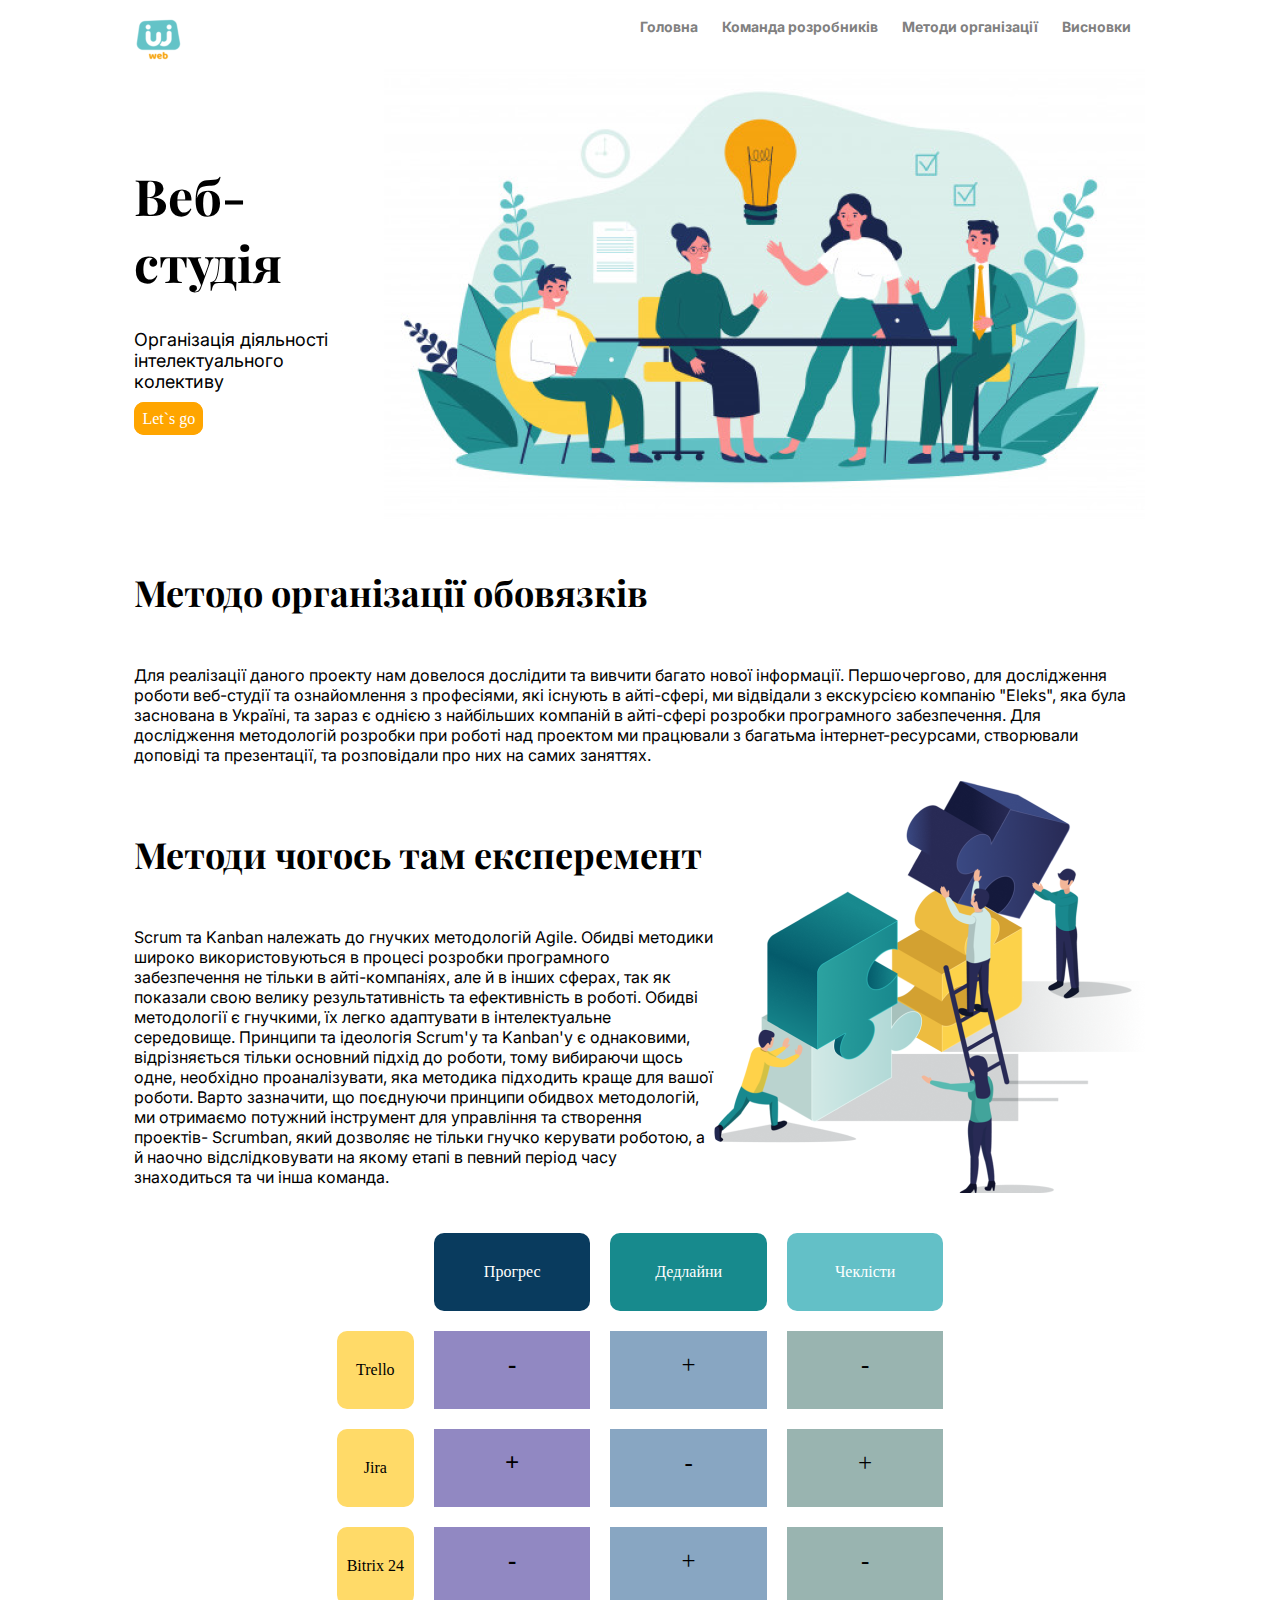
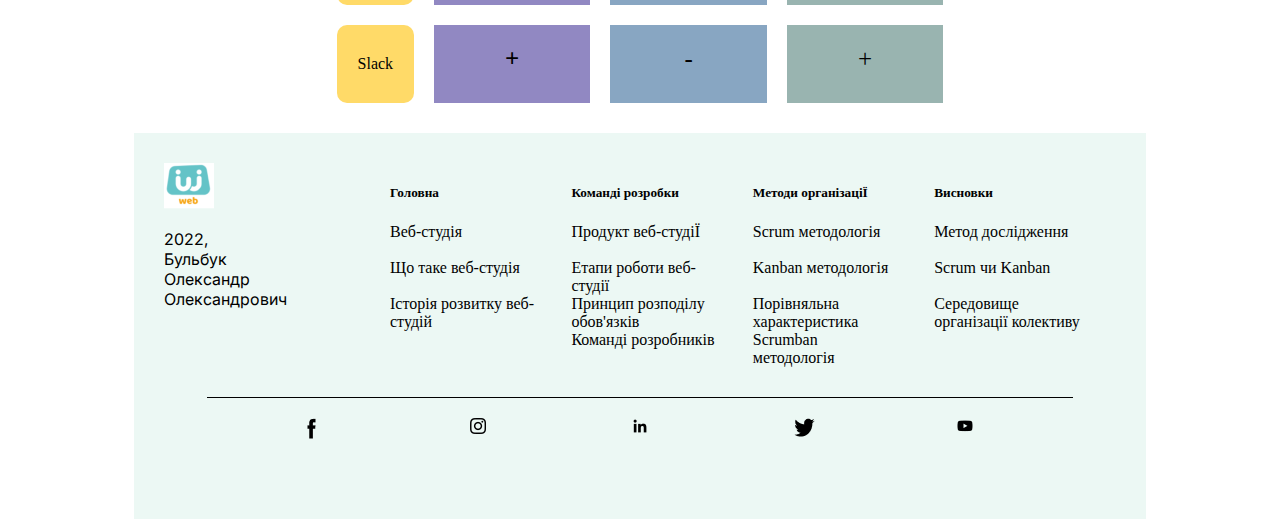
<file: index4.html>
<!DOCTYPE html>
<html lang="en">
<head>
    <meta charset="UTF-8">
    <meta http-equiv="X-UA-Compatible" content="IE=edge">
    <meta name="viewport" content="width=, initial-scale=1.0">
    <title>Document</title>
    <link rel="stylesheet" href="scss/style.css">
    <link rel="stylesheet" href="scss/index4.css">
    <link rel="shortcut icon" href="img/web.png" type="image/png">
    <link rel="preconnect" href="https://fonts.googleapis.com">
    <link rel="preconnect" href="https://fonts.gstatic.com" crossorigin>
    <link href="https://fonts.googleapis.com/css2?family=Inter:wght@400;500;600;700&family=Roboto:wght@300&family=Shippori+Antique+B1&display=swap" rel="stylesheet">
    <link rel="preconnect" href="https://fonts.googleapis.com">
    <link rel="preconnect" href="https://fonts.gstatic.com" crossorigin>
    <link href="https://fonts.googleapis.com/css2?family=Playfair+Display:wght@400;700&family=Roboto:wght@300&family=Shippori+Antique+B1&display=swap" rel="stylesheet"> 
    <link rel="preconnect" href="https://fonts.googleapis.com">
    <link rel="preconnect" href="https://fonts.gstatic.com" crossorigin>
    <link href="https://fonts.googleapis.com/css2?family=Mulish:wght@300&display=swap" rel="stylesheet"> 
</head>
<body>
    <div class="homepage">
        <header>
            <div class="header_logo">
                <img src="img/logo.png" alt="">
            </div>
            <nav>
                <a class="nav_link" href="index.html">Головна</a>
                <a class="nav_link" href="index2.html">Команда розробників</a>
                <a class="nav_link" href="index3.html">Методи організації</a>
                <a class="nav_link" href="index4.html">Висновки</a>
            </nav>
        </header>
        <div class="banner">
            <div class="banner_info">
                <h1>Веб-студія</h1>
                <p>Організація діяльності інтелектуального колективу</p>
                <a>Let`s go</a>
            </div>
            <img src="img/top-img.png" alt="">
        </div>
        <div class="experement">
            <h4>Методо організації обовязків</h4>
            <p>Для реалізації даного проекту нам довелося дослідити та вивчити багато нової інформації. Першочергово, для дослідження роботи веб-студії та ознайомлення з професіями, які існують в айті-сфері, ми відвідали з екскурсією компанію "Eleks", яка була заснована в Україні, та зараз є однією з найбільших компаній в айті-сфері розробки програмного забезпечення. Для дослідження методологій розробки при роботі над проектом ми працювали з багатьма інтернет-ресурсами, створювали доповіді та презентації, та розповідали про них на самих заняттях. 
                </p>
        </div>
        <div class="scrum_or_kanban">
            <div class="scrum_or_kanban_info">
                <h4>Методи чогось там експеремент</h4>
                <p>Scrum та Kanban належать до гнучких методологій Agile. Обидві методики широко використовуються в процесі розробки програмного забезпечення не тільки в айті-компаніях, але й в інших сферах, так як показали свою велику результативність та ефективність в роботі. Обидві методології є гнучкими, їх легко адаптувати в інтелектуальне середовище. Принципи та ідеологія Scrum'у та Kanban'у є однаковими, відрізняється тільки основний підхід до роботи, тому вибираючи щось одне, необхідно проаналізувати, яка методика підходить краще для вашої роботи. Варто зазначити, що поєднуючи принципи обидвох методологій, ми отримаємо потужний інструмент для управління та створення проектів- Scrumban, який дозволяє не тільки гнучко керувати роботою, а й наочно відслідковувати на якому етапі в певний період часу знаходиться та чи інша команда.
                </p>
            </div>
            <img src="img/scrum_or_canban.png" alt="">
        </div>
        <div class="ads">
            <div class=""></div>
            <div class="top1">Прогрес</div>
            <div class="top2">Дедлайни</div>
            <div class="top3">Чеклісти</div>
            <div class="trello">Trello</div>
            <div class="answer1">-</div>
            <div class="answer2">+</div>
            <div class="answer3">-</div>
            <div class="jira">Jira</div>
            <div class="answer1">+</div>
            <div class="answer2">-</div>
            <div class="answer3">+</div>
            <div class="bitrix24">Bitrix 24</div>
            <div class="answer1">-</div>
            <div class="answer2">+</div>
            <div class="answer3">-</div>
            <div class="slack">Slack</div>
            <div class="answer1">+</div>
            <div class="answer2">-</div>
            <div class="answer3">+</div>
        </div>
        <footer>
            <div class="footer_info">
                <div class="footer_logo">
                    <img src="img/logo.png" alt="">
                    <p>2022, Бульбук Олександр Олександрович</p>
                </div>
                <div class="footer_nav">
                    <div class="footer_nav_item">
                        <h5>Головна</h5>
                        <a href="#">Веб-студія</a>
                        <a href="#">Що таке веб-студія</a>
                        <a href="#">Історія розвитку веб-студій</a>
                    </div>
                    <div class="footer_nav_item">
                        <h5>Команді розробки</h5>
                        <a href="#">Продукт веб-студіЇ</a>
                        <a href="#">Етапи роботи веб-студії</a>
                        <a href="#">Принцип розподілу обов'язків</a>
                        <a href="#">Команді розробників</a>
                    </div>
                    <div class="footer_nav_item">
                        <h5>Методи організаціЇ</h5>
                        <a href="#">Scrum методологія</a>
                        <a href="#">Kanban методологія</a>
                        <a href="#">Порівняльна характеристика</a>
                        <a href="#">Scrumban методологія</a>
                    </div>
                    <div class="footer_nav_item">
                        <h5>Висновки</h5>
                        <a href="#">Метод дослідження</a>
                        <a href="#">Scrum чи Kanban</a>
                        <a href="#">Середовище організації колективу</a>
                        
                    </div>
                </div>
            </div>
            <div class="footer_social">
                <img src="img/facebook.png" alt="">
                <img src="img/instagram.png" alt="">
                <img src="img/linkedin.png" alt="">
                <img src="img/twitter.png" alt="">
                <img src="img/youtube.png" alt="">
            </div>
        </footer>
    </div>
</body>
</html>
</file>
<file: scss/style.css>
@-webkit-keyframes header {
  0% {
    top: -30px;
  }
  100% {
    top: 0px;
  }
}

@keyframes header {
  0% {
    top: -30px;
  }
  100% {
    top: 0px;
  }
}

.homepage {
  width: 80%;
  margin: 0 auto;
}

.homepage header {
  display: -ms-grid;
  display: grid;
  -ms-grid-columns: 1fr 1fr;
      grid-template-columns: 1fr 1fr;
  -webkit-animation-name: header;
          animation-name: header;
  -webkit-animation-duration: 2s;
          animation-duration: 2s;
  position: -webkit-sticky;
  position: sticky;
  top: 0;
  left: 0;
  background: white;
  padding-top: 10px;
}

.homepage header nav {
  display: -ms-grid;
  display: grid;
  -ms-grid-columns: auto auto auto auto;
      grid-template-columns: auto auto auto auto;
  grid-gap: 10px;
}

.nav_link {
  text-decoration: none;
  font-family: inter;
  font-size: 14px;
  color: grey;
  font-weight: bold;
}

.banner {
  margin: 0 auto;
  display: -ms-grid;
  display: grid;
  -ms-grid-columns: auto auto;
      grid-template-columns: auto auto;
  grid-column-gap: 5px;
}

.banner_info {
  padding-top: 60px;
}

.banner_info h1 {
  font-size: 50px;
  font-family: 'Playfair Display';
}

.banner_info p {
  font-size: 18px;
  font-family: Inter;
}

.banner_info a {
  background: orange;
  color: white;
  border: 3px solid orange;
  border-radius: 10px;
  width: 160px;
  height: 45px;
  padding: 5px;
}

footer {
  margin: 0 auto;
  padding: 30px;
  background: rgba(218, 241, 233, 0.51);
}

footer .footer_info {
  display: -ms-grid;
  display: grid;
  -ms-grid-columns: auto auto;
      grid-template-columns: auto auto;
}

footer .footer_info .footer_nav {
  display: -ms-grid;
  display: grid;
  -ms-grid-columns: 1fr 1fr 1fr 1fr;
      grid-template-columns: 1fr 1fr 1fr 1fr;
}

footer .footer_info .footer_nav .footer_nav_item {
  display: -ms-grid;
  display: grid;
  -ms-grid-rows: auto 1fr 1fr 1fr 1fr;
      grid-template-rows: auto 1fr 1fr 1fr 1fr;
  width: 150px;
}

footer .footer_info .footer_nav .footer_nav_item a {
  text-decoration: none;
  color: black;
}

.footer_social {
  width: 70%;
  margin: 30px auto;
  padding: 20px 100px;
  display: -ms-grid;
  display: grid;
  -ms-grid-columns: 1fr 1fr 1fr 1fr auto;
      grid-template-columns: 1fr 1fr 1fr 1fr auto;
  border-top: 1px solid black;
}

.footer_logo p {
  width: 100px;
}

p {
  font-family: Inter;
}
/*# sourceMappingURL=style.css.map */
</file>
<file: scss/index.css>
.web_studio_history_info {
  display: -ms-grid;
  display: grid;
  -ms-grid-columns: auto auto;
      grid-template-columns: auto auto;
  grid-column-gap: 30px;
}

.history_diferent {
  display: -ms-grid;
  display: grid;
  -ms-grid-columns: auto auto;
      grid-template-columns: auto auto;
}

.history_diferent p {
  font-family: Inter;
  font-size: 16px;
  font-style: normal;
  font-weight: 500;
  line-height: 25px;
  letter-spacing: 0em;
  text-align: left;
}

h2 {
  font-family: 'Playfair Display';
  font-size: 36px;
  font-style: normal;
  font-weight: 700;
  line-height: 50px;
  letter-spacing: 0em;
  text-align: left;
}

h4 {
  font-family: Inter;
  font-size: 24px;
  font-style: normal;
  font-weight: 700;
  line-height: 25px;
  letter-spacing: 0em;
  text-align: left;
}

p {
  font-family: Inter;
  font-size: 16px;
  font-style: normal;
  font-weight: 500;
  line-height: 25px;
  letter-spacing: 0em;
  text-align: left;
}
/*# sourceMappingURL=index.css.map */
</file>
<file: scss/index2.css>
.product {
  display: -ms-grid;
  display: grid;
  -ms-grid-columns: auto auto;
      grid-template-columns: auto auto;
  padding: 66px;
}

.product .product_text {
  width: 595px;
}

.product .product_text h3 {
  font-size: 36px;
}

.product .product_text p {
  font-size: 18px;
}

.teamwork {
  display: -ms-grid;
  display: grid;
  -ms-grid-columns: 1fr 1fr;
      grid-template-columns: 1fr 1fr;
  -ms-grid-rows: auto auto auto auto auto auto;
      grid-template-rows: auto auto auto auto auto auto;
  grid-gap: 20px;
  margin-top: 20px;
}

.teamwork div {
  border-radius: 15px;
}

.teamwork1 {
  -ms-grid-row: 1;
  -ms-grid-row-span: 2;
  grid-row: 1/3;
  background: #FFFACF;
  font-family: Inter;
  font-size: 16px;
  font-style: normal;
  font-weight: 500;
  padding: 20px;
  letter-spacing: 0em;
  text-align: left;
}

.teamwork_img {
  -ms-grid-row: 3;
  -ms-grid-row-span: 2;
  grid-row: 3/5;
  -ms-grid-column: 2;
  -ms-grid-column-span: 1;
  grid-column: 2/3;
}

.teamwork7 {
  grid-row: -1/-3;
  background: #CDF4D9;
  font-family: Inter;
  font-size: 16px;
  font-style: normal;
  font-weight: 500;
  padding: 20px;
  letter-spacing: 0em;
  text-align: left;
}

.teamwork2 {
  background: #FFFDCF;
  font-family: Inter;
  font-size: 16px;
  font-style: normal;
  font-weight: 500;
  padding: 20px;
  letter-spacing: 0em;
  text-align: left;
}

.teamwork3 {
  background: #F5FFD9;
  font-family: Inter;
  font-size: 16px;
  font-style: normal;
  font-weight: 500;
  padding: 20px;
  letter-spacing: 0em;
  text-align: left;
}

.teamwork4 {
  background: #EEFFD9;
  font-family: Inter;
  font-size: 16px;
  font-style: normal;
  font-weight: 500;
  padding: 20px;
  letter-spacing: 0em;
  text-align: left;
}

.teamwork5 {
  background: #E0FFD9;
  font-family: Inter;
  font-size: 16px;
  font-style: normal;
  font-weight: 500;
  padding: 20px;
  letter-spacing: 0em;
  text-align: left;
}

.teamwork6 {
  background: #B3DEC1;
  font-family: Inter;
  font-size: 16px;
  font-style: normal;
  font-weight: 500;
  padding: 20px;
  letter-spacing: 0em;
  text-align: left;
}

.teamwork8 {
  background: #98CBA8;
  font-family: Inter;
  font-size: 16px;
  font-style: normal;
  font-weight: 500;
  padding: 20px;
  letter-spacing: 0em;
  text-align: left;
}

.work_steps h3 {
  text-align: center;
}

.work_steps_first {
  display: -ms-grid;
  display: grid;
  -ms-grid-columns: auto auto auto auto auto auto;
      grid-template-columns: auto auto auto auto auto auto;
  -webkit-box-align: center;
      -ms-flex-align: center;
          align-items: center;
}

.work_steps_first div {
  width: 250px;
  height: 239px;
  text-align: center;
  border-radius: 15px;
}

.work_steps_second {
  display: -ms-grid;
  display: grid;
  -ms-grid-columns: auto auto auto auto auto;
      grid-template-columns: auto auto auto auto auto;
  -webkit-box-pack: end;
      -ms-flex-pack: end;
          justify-content: end;
  -ms-flex-line-pack: center;
      align-content: center;
  margin-top: 20px;
  grid-column-gap: 10px;
  -webkit-box-align: center;
      -ms-flex-align: center;
          align-items: center;
}

.work_steps_second div {
  width: 250px;
  height: 239px;
  text-align: center;
  border-radius: 15px;
}

.work_steps_first1 {
  background: #F2FDFF;
}

.work_steps_first2 {
  background: #E5FAFE;
}

.work_steps_first3 {
  background: #DCF9FF;
}

.work_steps_first4 {
  background: #AAE3EF;
}

.work_steps_first5 {
  background: #C1ECF5;
}

.work_steps_first6 {
  background: #C7F3FC;
}

.diagram {
  text-align: center;
}

h3 {
  font-family: 'Playfair Display';
  font-size: 36px;
  font-style: normal;
  font-weight: 700;
  line-height: 50px;
  letter-spacing: 0em;
  text-align: left;
}

h3 p {
  font-family: Inter;
  font-size: 18px;
  font-style: normal;
  font-weight: 500;
  line-height: 30px;
  letter-spacing: 0em;
  text-align: left;
}

.team_work_title {
  text-align: center;
}

h6 {
  font-family: Inter;
  font-size: 24px;
  font-style: normal;
  font-weight: 700;
  line-height: 25px;
  letter-spacing: 0em;
  text-align: left;
}
/*# sourceMappingURL=index2.css.map */
</file>
<file: scss/index3.css>
.scrum {
  display: -ms-grid;
  display: grid;
  -ms-grid-columns: auto 1fr;
      grid-template-columns: auto 1fr;
}

.scrum_info {
  display: -ms-grid;
  display: grid;
  -ms-grid-columns: auto auto auto;
      grid-template-columns: auto auto auto;
  grid-gap: 200px;
}

.scrum_info div {
  text-align: center;
  border-radius: 20%;
  padding: 20px 0;
}

.scrum_info div p {
  font-weight: bold;
}

.scrum_info div ul {
  list-style: none;
  text-align: center;
}

.scrum_info div button {
  background: orange;
  border-radius: 10px;
  padding: 5 40px;
}

.concept_scrum {
  text-align: center;
}

.parts {
  background: #DAF1E982;
}

.practise {
  background: #FFE7675C;
}

.card_of_history {
  display: -ms-grid;
  display: grid;
  -ms-grid-columns: auto 1fr;
      grid-template-columns: auto 1fr;
  grid-gap: 20px;
  padding: 10px;
  -webkit-box-shadow: 10px 5px 5px lightgrey;
          box-shadow: 10px 5px 5px lightgrey;
  border: 1px solid lightgrey;
  border-radius: 10px;
}

.card_of_history .logo p {
  width: 56px;
}

.kanban {
  display: -ms-grid;
  display: grid;
  -ms-grid-columns: 1fr auto;
      grid-template-columns: 1fr auto;
  grid-gap: 10px;
}

.scrum_or_kanban {
  display: -ms-grid;
  display: grid;
  -ms-grid-columns: 1fr auto 1fr;
      grid-template-columns: 1fr auto 1fr;
  grid-gap: 20px;
}

.scrum_or_kanban .scrum_list {
  -ms-flex-line-pack: center;
      align-content: center;
}

.scrum_or_kanban .scrum_list .scrum_list_info {
  display: -ms-grid;
  display: grid;
  -ms-grid-rows: 1fr 1fr 1fr 1fr 1fr;
      grid-template-rows: 1fr 1fr 1fr 1fr 1fr;
  -ms-grid-row-align: center;
      align-self: center;
}

.scrum_or_kanban .scrum_list .scrum_list_info .scrum_list_items {
  display: -ms-grid;
  display: grid;
  -ms-grid-columns: auto 1fr;
      grid-template-columns: auto 1fr;
  -webkit-box-align: center;
      -ms-flex-align: center;
          align-items: center;
  grid-gap: 10px;
}

.scrum_or_kanban .scrum_list .scrum_list_top {
  position: relative;
}

.scrum_or_kanban .scrum_list .scrum_list_top p {
  color: white;
  text-transform: uppercase;
  position: absolute;
  top: 0px;
  left: 32%;
  font-family: Inter;
  font-size: 32px;
  font-style: normal;
  font-weight: 400;
}

h4 {
  font-family: 'Playfair Display';
  font-size: 36px;
  font-style: normal;
  font-weight: 700;
  line-height: 50px;
}

h2 {
  font-family: 'Playfair Display';
  font-size: 36px;
  font-style: normal;
  font-weight: 700;
  line-height: 50px;
}

p {
  font-family: Inter;
  font-size: 14px;
  font-style: normal;
}
/*# sourceMappingURL=index3.css.map */
</file>
<file: scss/index4.css>
.scrum_or_kanban {
  display: -ms-grid;
  display: grid;
  -ms-grid-columns: 1fr auto;
      grid-template-columns: 1fr auto;
}

h4 {
  font-family: 'Playfair Display';
  font-size: 36px;
  font-style: normal;
  font-weight: 700;
  line-height: 50px;
  letter-spacing: 0em;
  text-align: left;
}

.ads {
  display: -ms-grid;
  display: grid;
  -ms-grid-columns: auto 1fr 1fr 1fr;
      grid-template-columns: auto 1fr 1fr 1fr;
  -ms-grid-rows: 1fr 1fr 1fr 1fr 1fr;
      grid-template-rows: 1fr 1fr 1fr 1fr 1fr;
  grid-gap: 20px;
  width: 60%;
  padding: 30px 0;
  margin: 0 auto;
  height: 20%;
}

.ads .top1 {
  background: #093B5E;
  border-radius: 10px;
  text-align: center;
  color: white;
  padding: 30px 10px;
}

.ads .top2 {
  background: #178A8D;
  border-radius: 10px;
  text-align: center;
  color: white;
  padding: 30px 10px;
}

.ads .top3 {
  background: #63C0C7;
  border-radius: 10px;
  text-align: center;
  color: white;
  padding: 30px 10px;
}

.ads .trello {
  background: #FFDA68;
  border-radius: 10px;
  text-align: center;
  padding: 30px 10px;
}

.ads .jira {
  background: #FFDA68;
  border-radius: 10px;
  text-align: center;
  padding: 30px 10px;
}

.ads .bitrix24 {
  background: #FFDA68;
  border-radius: 10px;
  text-align: center;
  padding: 30px 10px;
}

.ads .slack {
  background: #FFDA68;
  border-radius: 10px;
  text-align: center;
  padding: 30px 10px;
}

.ads .answer1 {
  background: #3a2a928f;
  text-align: center;
  padding: 20px 10px;
  font-size: 25px;
  font-weight: bolder;
}

.ads .answer2 {
  background: #2a60928f;
  text-align: center;
  padding: 20px 10px;
  font-size: 25px;
}

.ads .answer3 {
  background: #4a7a728f;
  text-align: center;
  padding: 20px 10px;
  font-size: 25px;
}
/*# sourceMappingURL=index4.css.map */
</file>
